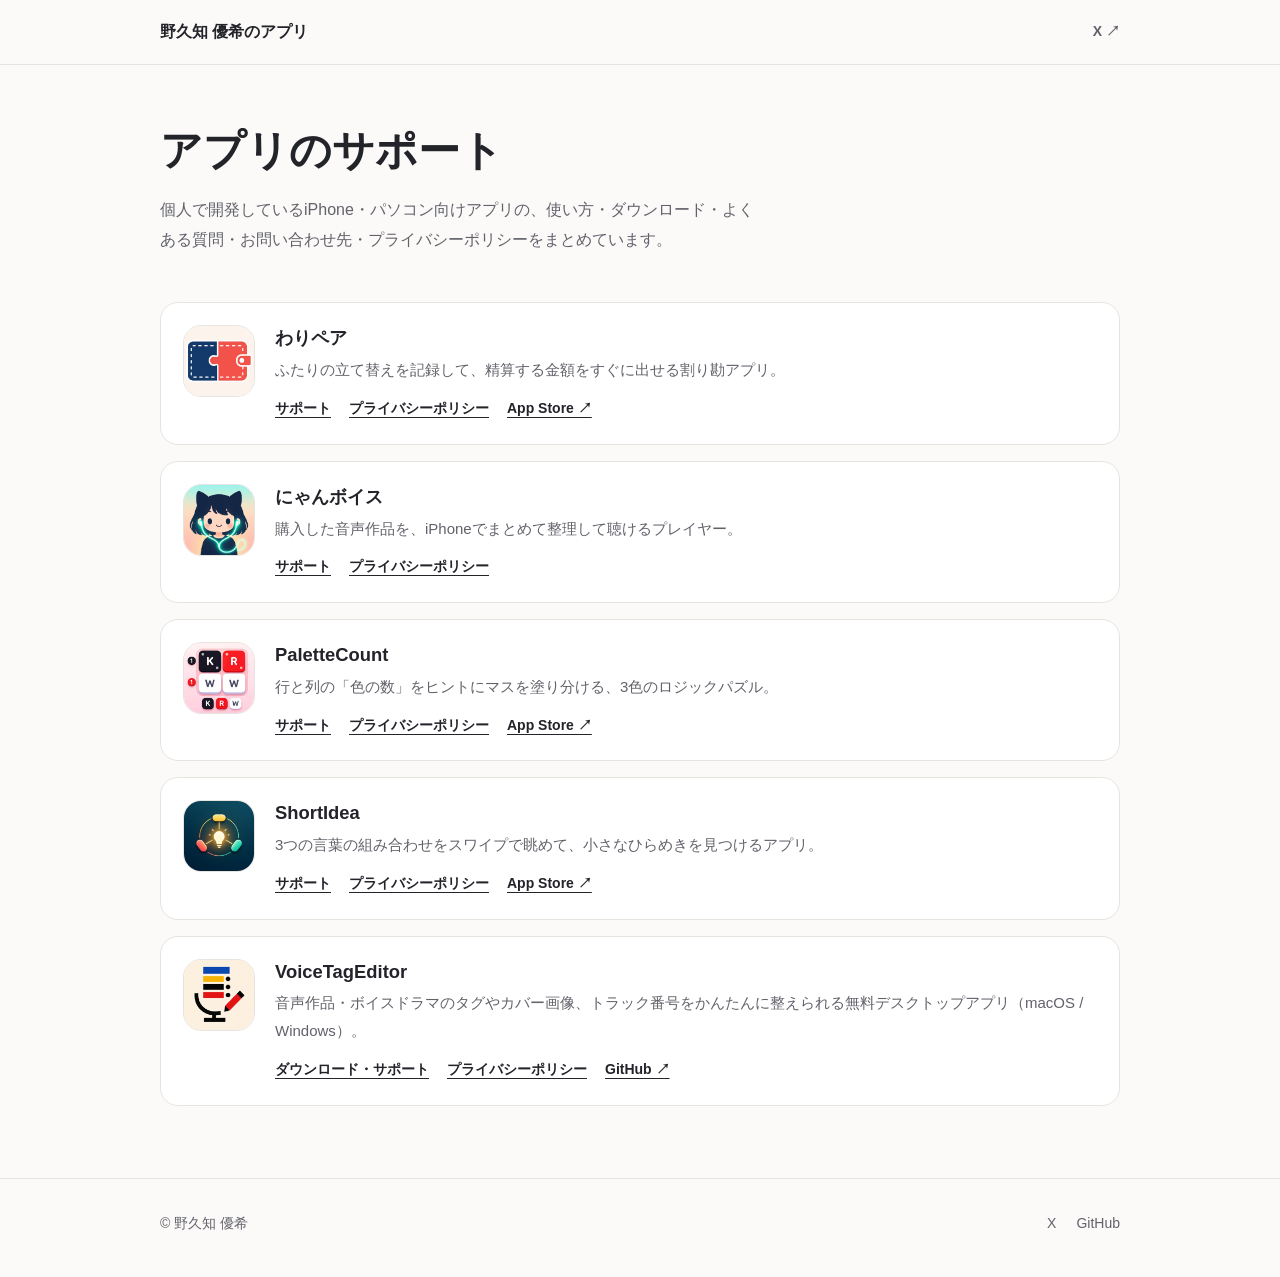
<file: index.html>
<!DOCTYPE html>
<html lang="ja">
  <head>
    <meta charset="UTF-8" />
    <meta name="viewport" content="width=device-width, initial-scale=1.0" />
    <title>野久知 優希のアプリ</title>
    <meta name="description" content="個人開発者 野久知 優希のアプリのサポートページ、ダウンロード、プライバシーポリシーです。" />
    <link rel="stylesheet" href="assets/site.css" />
  </head>
  <body>
    <header class="site-header">
      <div class="container header-inner">
        <a class="brand" href="./"><span>野久知 優希のアプリ</span></a>
        <a class="header-link" href="https://x.com/coder_yuuki" target="_blank" rel="noopener noreferrer">X ↗</a>
      </div>
    </header>

    <main class="container">
      <section class="home-hero">
        <h1>アプリのサポート</h1>
        <p>個人で開発しているiPhone・パソコン向けアプリの、使い方・ダウンロード・よくある質問・お問い合わせ先・プライバシーポリシーをまとめています。</p>
      </section>

      <div class="app-list">
        <article class="app-card">
          <img src="assets/img/waripair-icon.png" alt="" width="72" height="72" />
          <h2>わりペア</h2>
          <p>ふたりの立て替えを記録して、精算する金額をすぐに出せる割り勘アプリ。</p>
          <div class="links">
            <a href="waripair/">サポート</a>
            <a href="waripair/privacy.html">プライバシーポリシー</a>
            <a href="https://apps.apple.com/jp/app/id6757074358" target="_blank" rel="noopener noreferrer">App Store ↗</a>
          </div>
        </article>

        <article class="app-card">
          <img src="assets/img/nyanvoice-icon.webp" alt="" width="72" height="72" />
          <h2>にゃんボイス</h2>
          <p>購入した音声作品を、iPhoneでまとめて整理して聴けるプレイヤー。</p>
          <div class="links">
            <a href="https://nyanvoice.com/">サポート</a>
            <a href="https://nyanvoice.com/privacy.html">プライバシーポリシー</a>
          </div>
        </article>

        <article class="app-card">
          <img src="assets/img/palettecount-icon.png" alt="" width="72" height="72" />
          <h2>PaletteCount</h2>
          <p>行と列の「色の数」をヒントにマスを塗り分ける、3色のロジックパズル。</p>
          <div class="links">
            <a href="palettecount/">サポート</a>
            <a href="palettecount/privacy.html">プライバシーポリシー</a>
            <a href="https://apps.apple.com/jp/app/id6758455430" target="_blank" rel="noopener noreferrer">App Store ↗</a>
          </div>
        </article>

        <article class="app-card">
          <img src="assets/img/shortidea-icon.png" alt="" width="72" height="72" />
          <h2>ShortIdea</h2>
          <p>3つの言葉の組み合わせをスワイプで眺めて、小さなひらめきを見つけるアプリ。</p>
          <div class="links">
            <a href="shortidea/">サポート</a>
            <a href="shortidea/privacy.html">プライバシーポリシー</a>
            <a href="https://apps.apple.com/jp/app/id6763704230" target="_blank" rel="noopener noreferrer">App Store ↗</a>
          </div>
        </article>

        <article class="app-card">
          <img src="assets/img/voicetageditor-icon.png" alt="" width="72" height="72" />
          <h2>VoiceTagEditor</h2>
          <p>音声作品・ボイスドラマのタグやカバー画像、トラック番号をかんたんに整えられる無料デスクトップアプリ（macOS / Windows）。</p>
          <div class="links">
            <a href="voicetageditor/">ダウンロード・サポート</a>
            <a href="voicetageditor/privacy.html">プライバシーポリシー</a>
            <a href="https://github.com/coder-yuuki/VoiceTagEditor" target="_blank" rel="noopener noreferrer">GitHub ↗</a>
          </div>
        </article>
      </div>
    </main>

    <footer class="site-footer">
      <div class="container footer-inner">
        <p>© 野久知 優希</p>
        <nav class="footer-links" aria-label="関連リンク">
          <a href="https://x.com/coder_yuuki" target="_blank" rel="noopener noreferrer">X</a>
          <a href="https://github.com/coder-yuuki" target="_blank" rel="noopener noreferrer">GitHub</a>
        </nav>
      </div>
    </footer>
  </body>
</html>
</file>
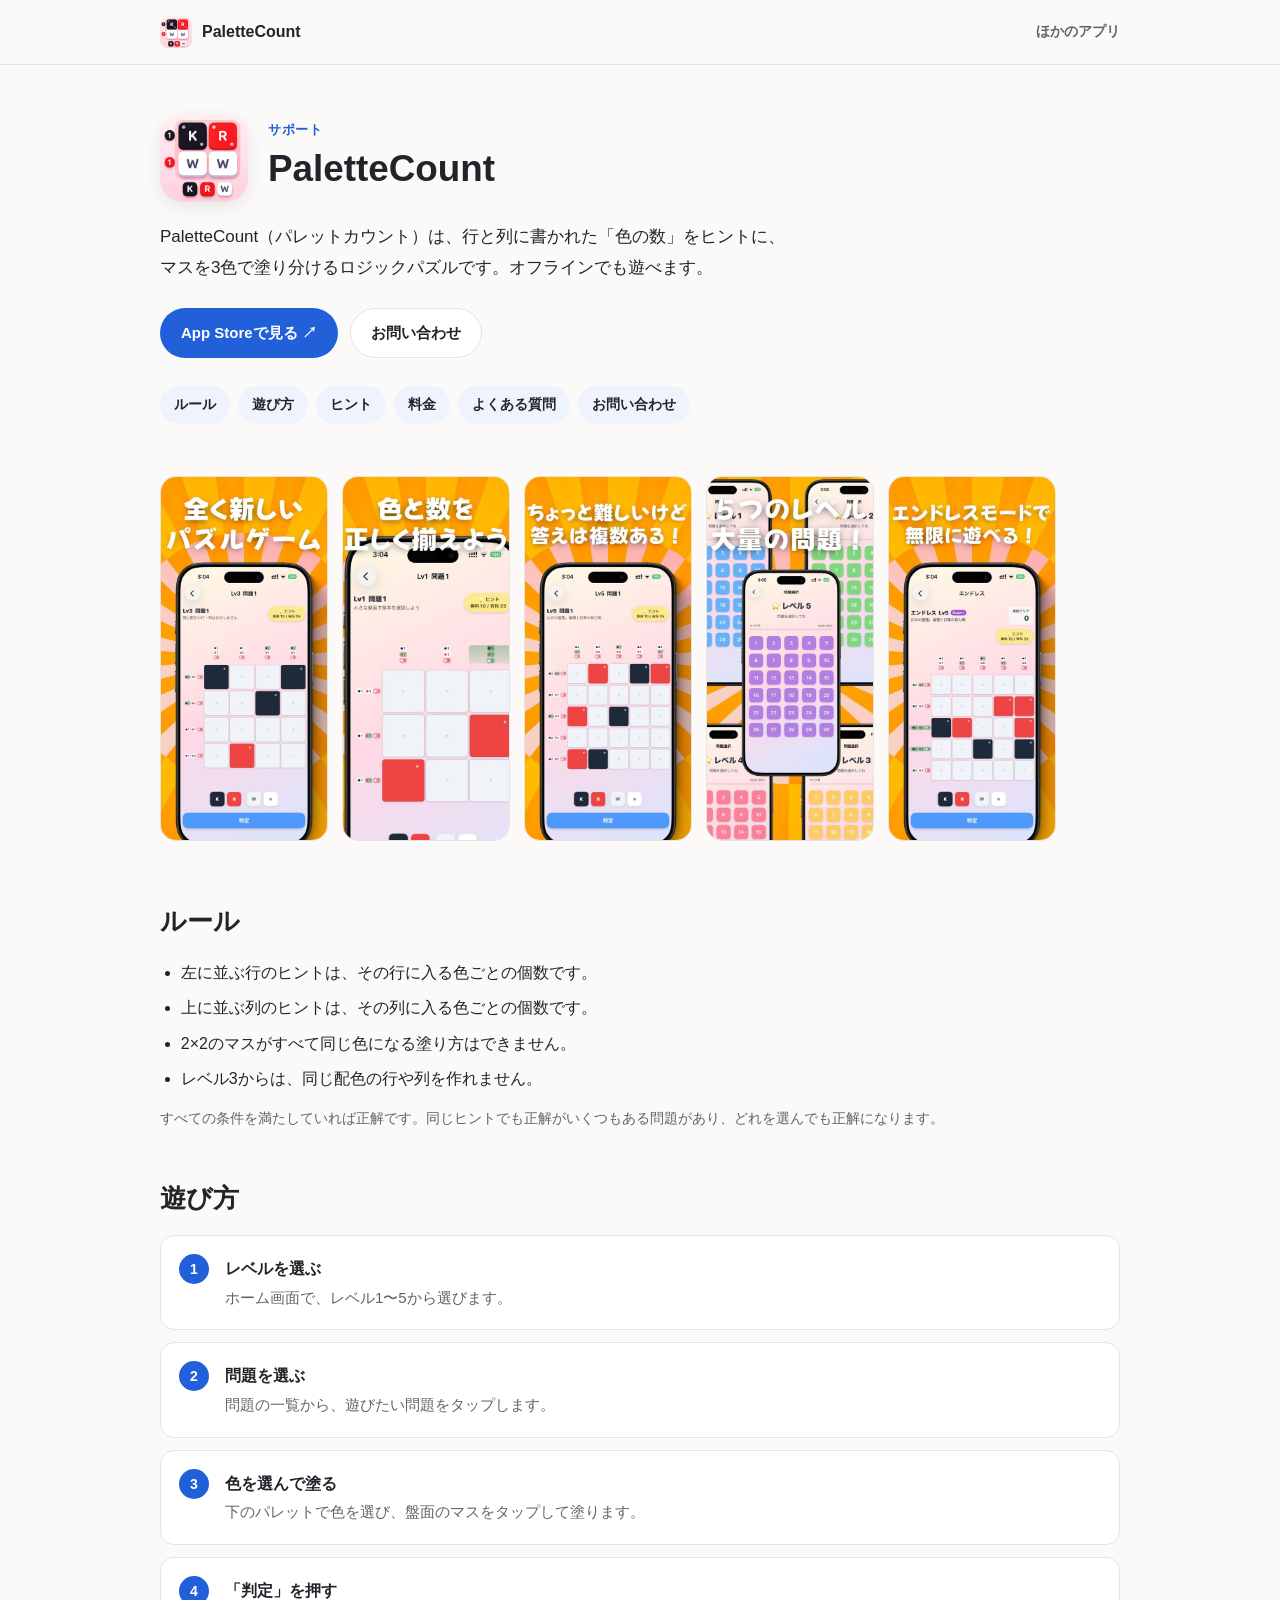
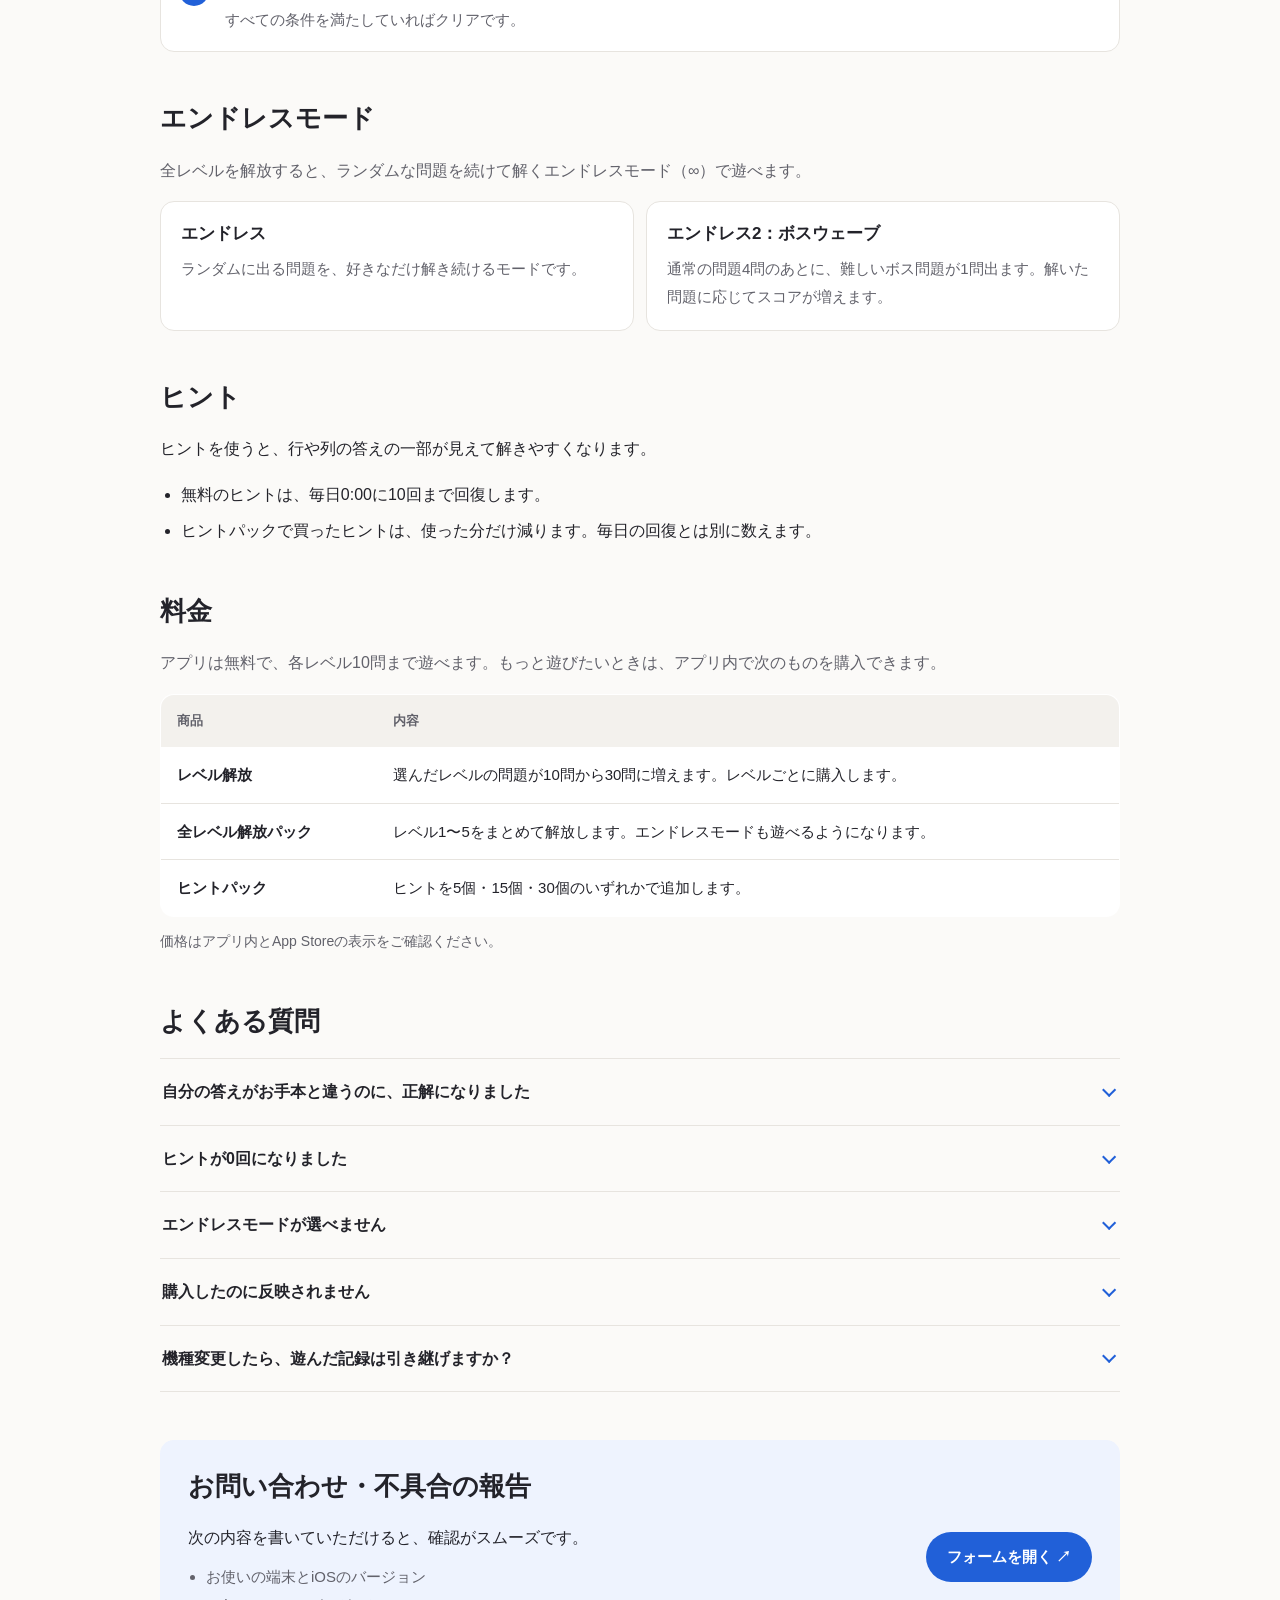
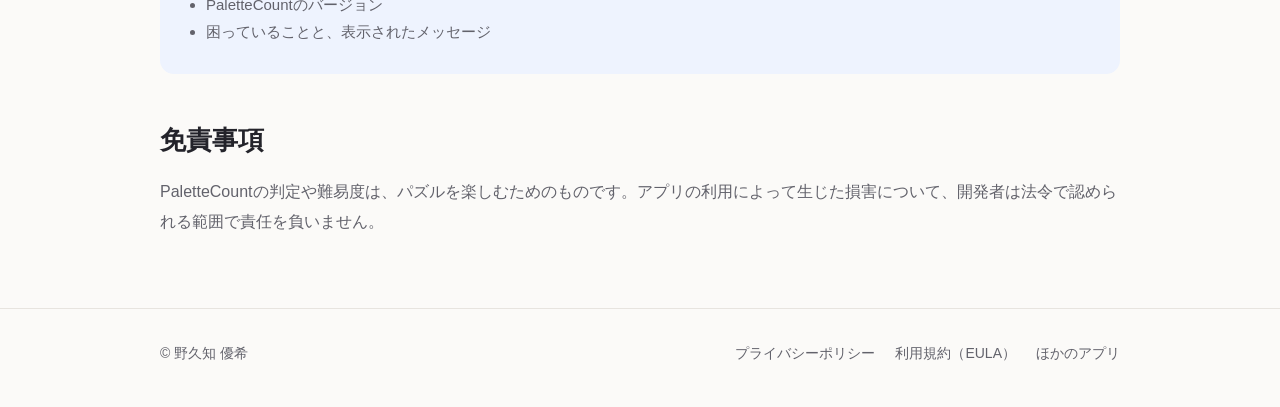
<file: palettecount/index.html>
<!DOCTYPE html>
<html lang="ja">
  <head>
    <meta charset="UTF-8" />
    <meta name="viewport" content="width=device-width, initial-scale=1.0" />
    <title>PaletteCount サポート</title>
    <meta name="description" content="カラーロジックパズル「PaletteCount（パレットカウント）」の遊び方、よくある質問、お問い合わせ先です。" />
    <meta name="theme-color" content="#2160d8" />
    <link rel="icon" href="../assets/img/palettecount-favicon.png" />
    <link rel="apple-touch-icon" href="../assets/img/palettecount-icon.png" />
    <link rel="stylesheet" href="../assets/site.css" />
  </head>
  <body data-app="palettecount">
    <header class="site-header">
      <div class="container header-inner">
        <a class="brand" href="./"><img src="../assets/img/palettecount-icon.png" alt="" width="32" height="32" /><span>PaletteCount</span></a>
        <a class="header-link" href="../">ほかのアプリ</a>
      </div>
    </header>

    <main class="container">
      <section class="app-hero">
        <div class="app-hero-top">
          <img class="app-icon" src="../assets/img/palettecount-icon.png" alt="PaletteCountのアイコン" width="88" height="88" />
          <div>
            <p class="kicker">サポート</p>
            <h1>PaletteCount</h1>
          </div>
        </div>
        <p class="lead">PaletteCount（パレットカウント）は、行と列に書かれた「色の数」をヒントに、マスを3色で塗り分けるロジックパズルです。オフラインでも遊べます。</p>
        <div class="button-row">
          <a class="button primary" href="https://apps.apple.com/jp/app/id6758455430" target="_blank" rel="noopener noreferrer">App Storeで見る ↗</a>
          <a class="button ghost" href="#contact">お問い合わせ</a>
        </div>
        <ul class="page-nav" aria-label="このページの内容">
          <li><a href="#rules">ルール</a></li>
          <li><a href="#how-to">遊び方</a></li>
          <li><a href="#hints">ヒント</a></li>
          <li><a href="#plan">料金</a></li>
          <li><a href="#faq">よくある質問</a></li>
          <li><a href="#contact">お問い合わせ</a></li>
        </ul>
      </section>

      <div class="gallery" aria-label="アプリの画面">
        <img src="../assets/img/palettecount-shot1.jpg" alt="レベル3の問題を解いている画面" width="480" height="1043" />
        <img src="../assets/img/palettecount-shot2.jpg" alt="行と列のヒントが並ぶレベル1の盤面" width="480" height="1043" loading="lazy" />
        <img src="../assets/img/palettecount-shot3.jpg" alt="レベル5の盤面" width="480" height="1043" loading="lazy" />
        <img src="../assets/img/palettecount-shot4.jpg" alt="レベルごとの問題選択画面" width="480" height="1043" loading="lazy" />
        <img src="../assets/img/palettecount-shot5.jpg" alt="エンドレスモードの画面" width="480" height="1043" loading="lazy" />
      </div>

      <section id="rules" class="section">
        <h2>ルール</h2>
        <ul class="check-list">
          <li>左に並ぶ行のヒントは、その行に入る色ごとの個数です。</li>
          <li>上に並ぶ列のヒントは、その列に入る色ごとの個数です。</li>
          <li>2×2のマスがすべて同じ色になる塗り方はできません。</li>
          <li>レベル3からは、同じ配色の行や列を作れません。</li>
        </ul>
        <p class="note">すべての条件を満たしていれば正解です。同じヒントでも正解がいくつもある問題があり、どれを選んでも正解になります。</p>
      </section>

      <section id="how-to" class="section">
        <h2>遊び方</h2>
        <ol class="steps">
          <li><strong>レベルを選ぶ</strong><p>ホーム画面で、レベル1〜5から選びます。</p></li>
          <li><strong>問題を選ぶ</strong><p>問題の一覧から、遊びたい問題をタップします。</p></li>
          <li><strong>色を選んで塗る</strong><p>下のパレットで色を選び、盤面のマスをタップして塗ります。</p></li>
          <li><strong>「判定」を押す</strong><p>すべての条件を満たしていればクリアです。</p></li>
        </ol>
      </section>

      <section class="section">
        <h2>エンドレスモード</h2>
        <p class="muted">全レベルを解放すると、ランダムな問題を続けて解くエンドレスモード（∞）で遊べます。</p>
        <div class="feature-grid spaced">
          <div class="card"><h3>エンドレス</h3><p>ランダムに出る問題を、好きなだけ解き続けるモードです。</p></div>
          <div class="card"><h3>エンドレス2：ボスウェーブ</h3><p>通常の問題4問のあとに、難しいボス問題が1問出ます。解いた問題に応じてスコアが増えます。</p></div>
        </div>
      </section>

      <section id="hints" class="section">
        <h2>ヒント</h2>
        <p>ヒントを使うと、行や列の答えの一部が見えて解きやすくなります。</p>
        <ul class="check-list spaced">
          <li>無料のヒントは、毎日0:00に10回まで回復します。</li>
          <li>ヒントパックで買ったヒントは、使った分だけ減ります。毎日の回復とは別に数えます。</li>
        </ul>
      </section>

      <section id="plan" class="section">
        <h2>料金</h2>
        <p class="muted">アプリは無料で、各レベル10問まで遊べます。もっと遊びたいときは、アプリ内で次のものを購入できます。</p>
        <div class="table-wrap spaced">
          <table class="plan-table">
            <thead><tr><th scope="col">商品</th><th scope="col">内容</th></tr></thead>
            <tbody>
              <tr><th scope="row">レベル解放</th><td>選んだレベルの問題が10問から30問に増えます。レベルごとに購入します。</td></tr>
              <tr><th scope="row">全レベル解放パック</th><td>レベル1〜5をまとめて解放します。エンドレスモードも遊べるようになります。</td></tr>
              <tr><th scope="row">ヒントパック</th><td>ヒントを5個・15個・30個のいずれかで追加します。</td></tr>
            </tbody>
          </table>
        </div>
        <p class="note">価格はアプリ内とApp Storeの表示をご確認ください。</p>
      </section>

      <section id="faq" class="section">
        <h2>よくある質問</h2>
        <div class="faq">
          <details>
            <summary>自分の答えがお手本と違うのに、正解になりました</summary>
            <div class="answer"><p>PaletteCountの問題は、条件を満たしていれば答えがいくつあっても正解です。</p></div>
          </details>
          <details>
            <summary>ヒントが0回になりました</summary>
            <div class="answer"><p>無料のヒントは毎日0:00に10回まで回復します。すぐに使いたいときは、ヒントパックで追加できます。</p></div>
          </details>
          <details>
            <summary>エンドレスモードが選べません</summary>
            <div class="answer"><p>エンドレスモードは、全レベルを解放すると遊べるようになります。</p></div>
          </details>
          <details>
            <summary>購入したのに反映されません</summary>
            <div class="answer"><p>設定画面の「購入を復元」をお試しください。購入したときと同じApple IDでApp Storeにサインインしているかもご確認ください。</p></div>
          </details>
          <details>
            <summary>機種変更したら、遊んだ記録は引き継げますか？</summary>
            <div class="answer"><p>遊んだ記録は端末の中に保存しているため、新しい端末への引き継ぎは保証できません。購入したレベル解放は「購入を復元」で戻せます。使い切りのヒントは、復元の対象になりません。</p></div>
          </details>
        </div>
      </section>

      <section id="contact" class="section">
        <h2 class="sr-only">お問い合わせ</h2>
        <div class="contact-card">
          <div>
            <h3 class="section-title">お問い合わせ・不具合の報告</h3>
            <p>次の内容を書いていただけると、確認がスムーズです。</p>
            <ul>
              <li>お使いの端末とiOSのバージョン</li>
              <li>PaletteCountのバージョン</li>
              <li>困っていることと、表示されたメッセージ</li>
            </ul>
          </div>
          <a class="button primary" href="https://forms.gle/LyKHq4c7uy61fU118" target="_blank" rel="noopener noreferrer">フォームを開く ↗</a>
        </div>
      </section>

      <section class="section">
        <h2>免責事項</h2>
        <p class="muted">PaletteCountの判定や難易度は、パズルを楽しむためのものです。アプリの利用によって生じた損害について、開発者は法令で認められる範囲で責任を負いません。</p>
      </section>
    </main>

    <footer class="site-footer">
      <div class="container footer-inner">
        <p>© 野久知 優希</p>
        <nav class="footer-links" aria-label="規約とポリシー">
          <a href="privacy.html">プライバシーポリシー</a>
          <a href="https://www.apple.com/legal/internet-services/itunes/dev/stdeula/" target="_blank" rel="noopener noreferrer">利用規約（EULA）</a>
          <a href="../">ほかのアプリ</a>
        </nav>
      </div>
    </footer>
  </body>
</html>
</file>
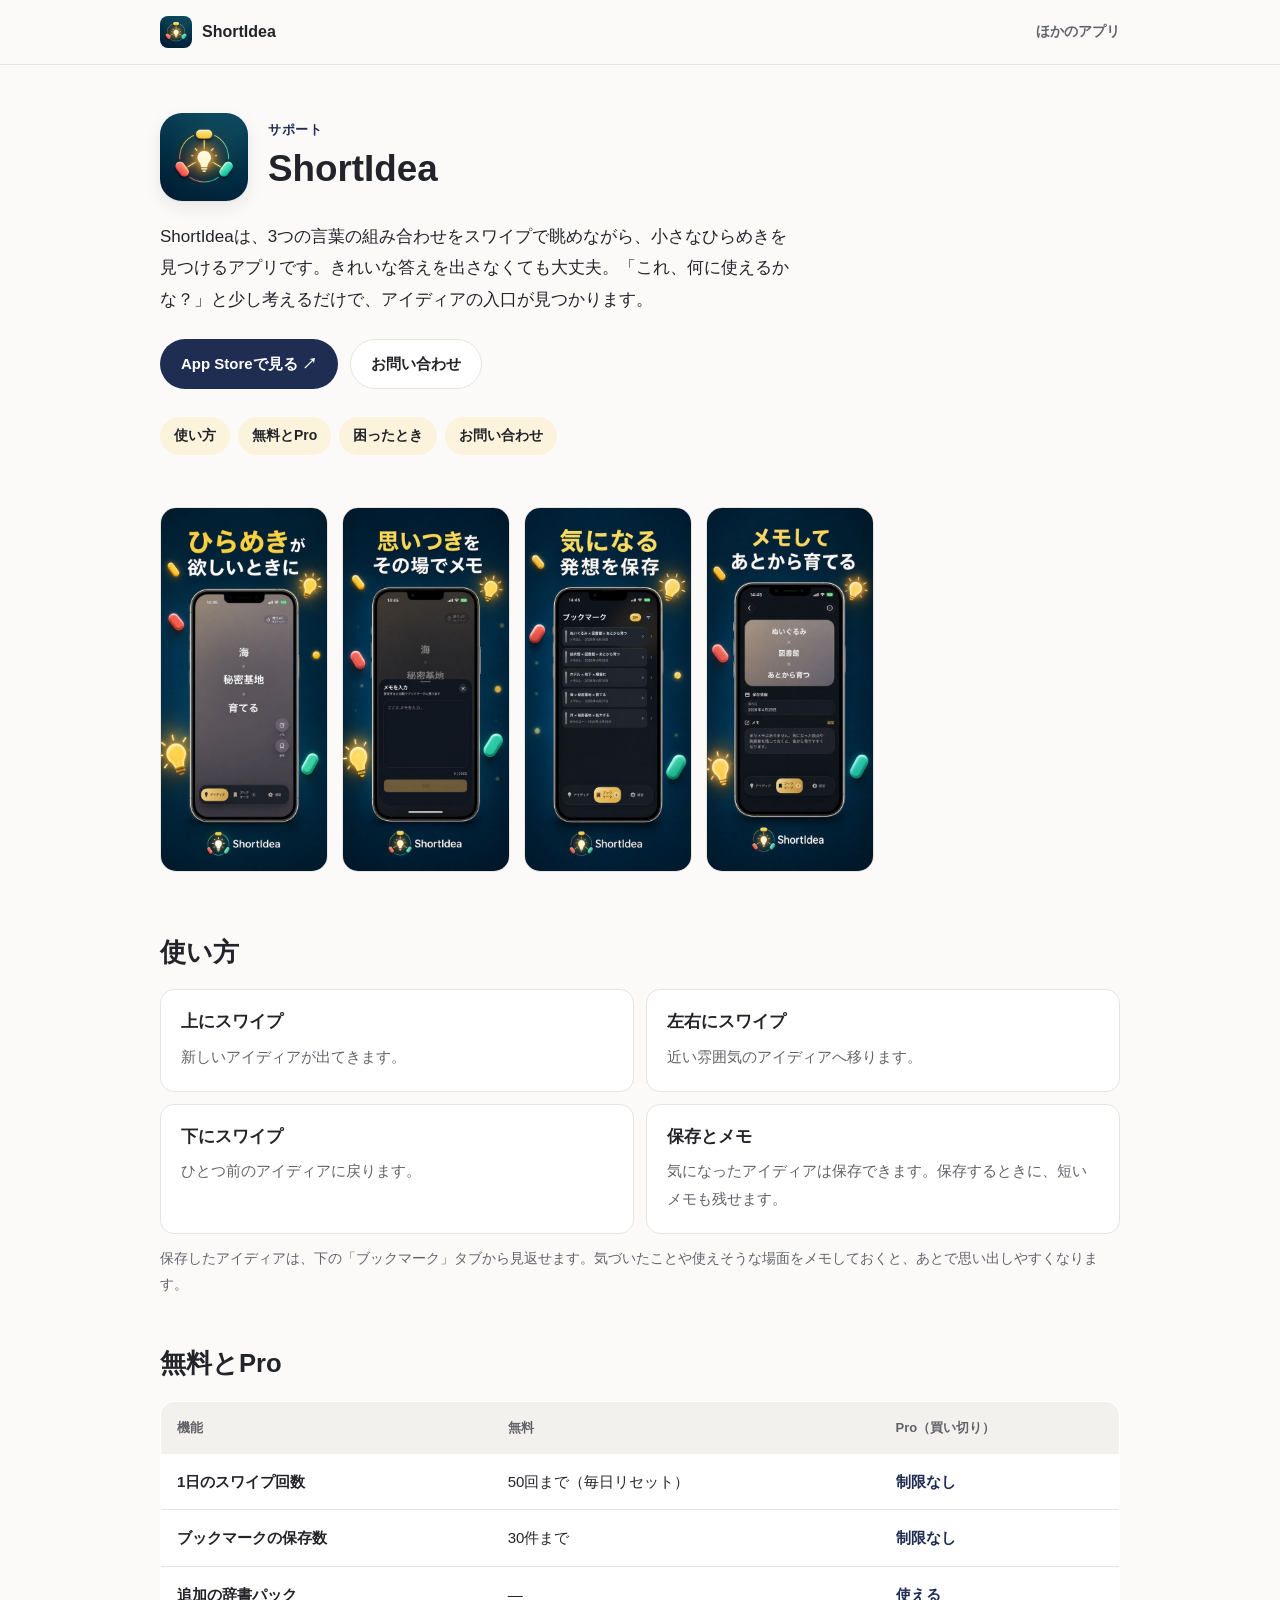
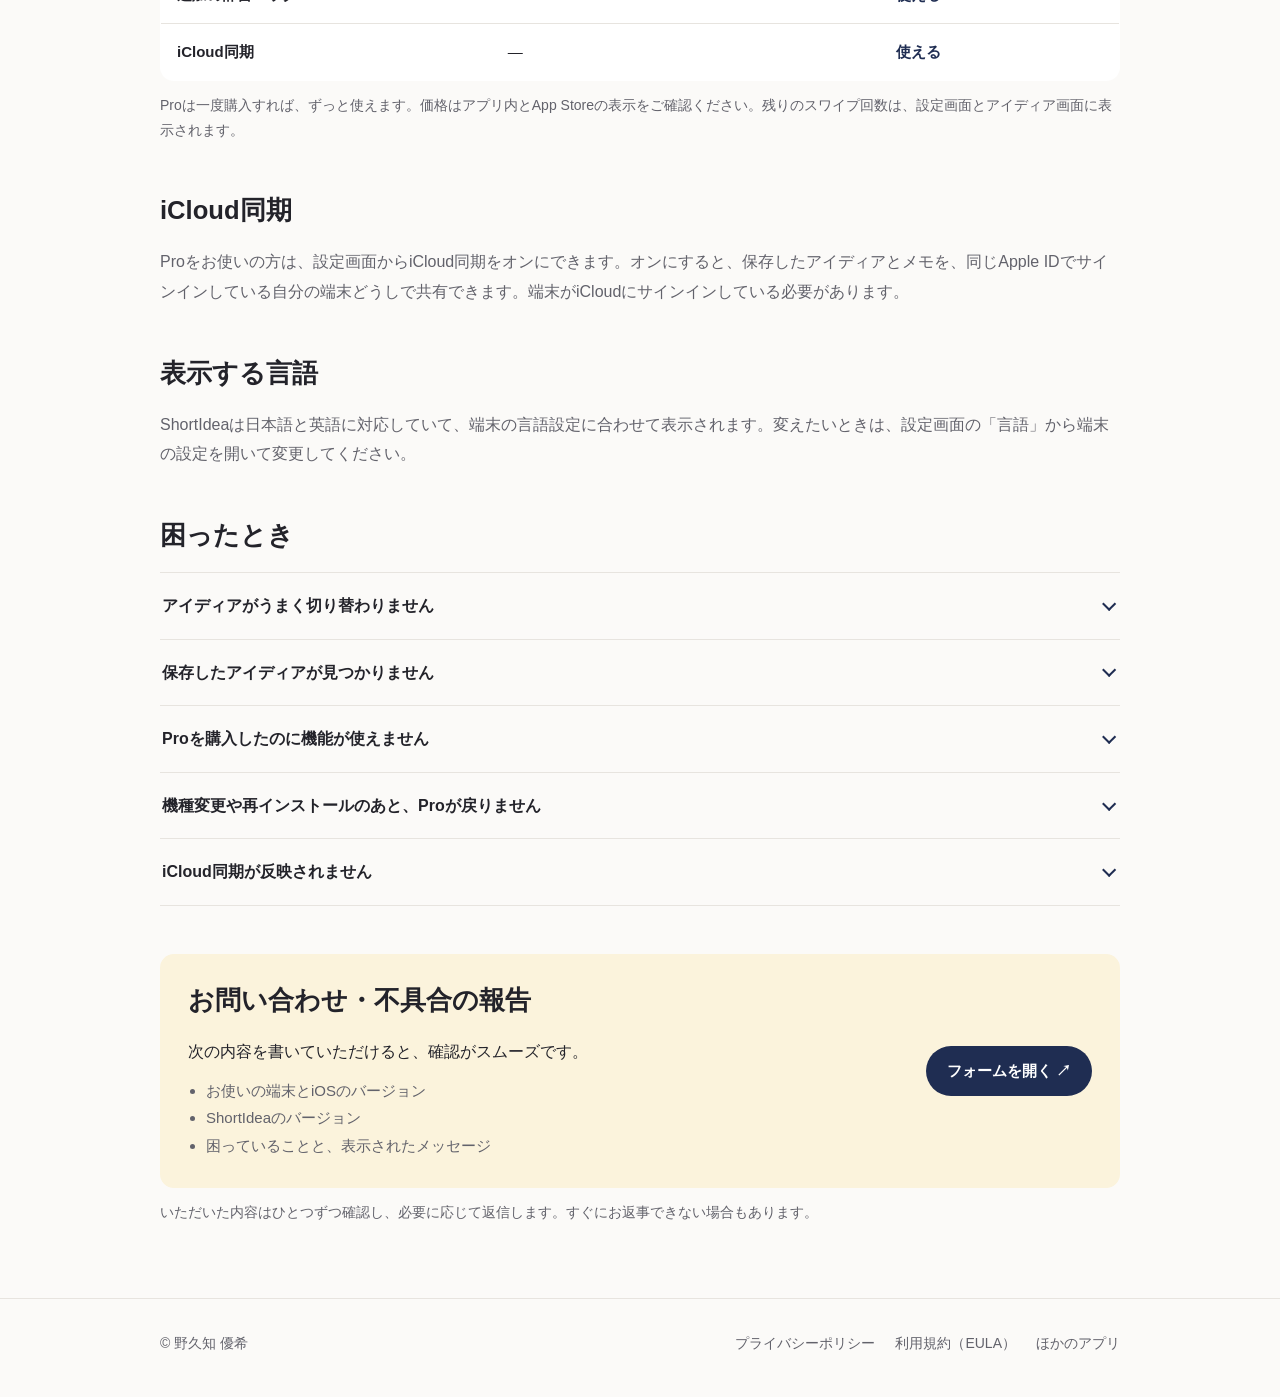
<file: shortidea/index.html>
<!DOCTYPE html>
<html lang="ja">
  <head>
    <meta charset="UTF-8" />
    <meta name="viewport" content="width=device-width, initial-scale=1.0" />
    <title>ShortIdea サポート</title>
    <meta name="description" content="発想アプリ「ShortIdea」の使い方、よくある質問、お問い合わせ先です。" />
    <meta name="theme-color" content="#1f2d52" />
    <link rel="icon" href="../assets/img/shortidea-favicon.png" />
    <link rel="apple-touch-icon" href="../assets/img/shortidea-icon.png" />
    <link rel="stylesheet" href="../assets/site.css" />
  </head>
  <body data-app="shortidea">
    <header class="site-header">
      <div class="container header-inner">
        <a class="brand" href="./"><img src="../assets/img/shortidea-icon.png" alt="" width="32" height="32" /><span>ShortIdea</span></a>
        <a class="header-link" href="../">ほかのアプリ</a>
      </div>
    </header>

    <main class="container">
      <section class="app-hero">
        <div class="app-hero-top">
          <img class="app-icon" src="../assets/img/shortidea-icon.png" alt="ShortIdeaのアイコン" width="88" height="88" />
          <div>
            <p class="kicker">サポート</p>
            <h1>ShortIdea</h1>
          </div>
        </div>
        <p class="lead">ShortIdeaは、3つの言葉の組み合わせをスワイプで眺めながら、小さなひらめきを見つけるアプリです。きれいな答えを出さなくても大丈夫。「これ、何に使えるかな？」と少し考えるだけで、アイディアの入口が見つかります。</p>
        <div class="button-row">
          <a class="button primary" href="https://apps.apple.com/jp/app/id6763704230" target="_blank" rel="noopener noreferrer">App Storeで見る ↗</a>
          <a class="button ghost" href="#contact">お問い合わせ</a>
        </div>
        <ul class="page-nav" aria-label="このページの内容">
          <li><a href="#how-to">使い方</a></li>
          <li><a href="#plan">無料とPro</a></li>
          <li><a href="#faq">困ったとき</a></li>
          <li><a href="#contact">お問い合わせ</a></li>
        </ul>
      </section>

      <div class="gallery" aria-label="アプリの画面">
        <img src="../assets/img/shortidea-shot1.jpg" alt="「海 × 秘密基地 × 育てる」と3つの言葉が並ぶアイディア画面" width="480" height="1043" />
        <img src="../assets/img/shortidea-shot2.jpg" alt="アイディアにメモを入力する画面" width="480" height="1043" loading="lazy" />
        <img src="../assets/img/shortidea-shot3.jpg" alt="保存したアイディアが並ぶブックマーク画面" width="480" height="1043" loading="lazy" />
        <img src="../assets/img/shortidea-shot4.jpg" alt="アイディアとメモを見返す画面" width="480" height="1043" loading="lazy" />
      </div>

      <section id="how-to" class="section">
        <h2>使い方</h2>
        <div class="feature-grid">
          <div class="card"><h3>上にスワイプ</h3><p>新しいアイディアが出てきます。</p></div>
          <div class="card"><h3>左右にスワイプ</h3><p>近い雰囲気のアイディアへ移ります。</p></div>
          <div class="card"><h3>下にスワイプ</h3><p>ひとつ前のアイディアに戻ります。</p></div>
          <div class="card"><h3>保存とメモ</h3><p>気になったアイディアは保存できます。保存するときに、短いメモも残せます。</p></div>
        </div>
        <p class="note">保存したアイディアは、下の「ブックマーク」タブから見返せます。気づいたことや使えそうな場面をメモしておくと、あとで思い出しやすくなります。</p>
      </section>

      <section id="plan" class="section">
        <h2>無料とPro</h2>
        <div class="table-wrap">
          <table class="plan-table">
            <thead><tr><th scope="col">機能</th><th scope="col">無料</th><th scope="col">Pro（買い切り）</th></tr></thead>
            <tbody>
              <tr><th scope="row">1日のスワイプ回数</th><td>50回まで（毎日リセット）</td><td class="yes">制限なし</td></tr>
              <tr><th scope="row">ブックマークの保存数</th><td>30件まで</td><td class="yes">制限なし</td></tr>
              <tr><th scope="row">追加の辞書パック</th><td>—</td><td class="yes">使える</td></tr>
              <tr><th scope="row">iCloud同期</th><td>—</td><td class="yes">使える</td></tr>
            </tbody>
          </table>
        </div>
        <p class="note">Proは一度購入すれば、ずっと使えます。価格はアプリ内とApp Storeの表示をご確認ください。残りのスワイプ回数は、設定画面とアイディア画面に表示されます。</p>
      </section>

      <section class="section">
        <h2>iCloud同期</h2>
        <p class="muted">Proをお使いの方は、設定画面からiCloud同期をオンにできます。オンにすると、保存したアイディアとメモを、同じApple IDでサインインしている自分の端末どうしで共有できます。端末がiCloudにサインインしている必要があります。</p>
      </section>

      <section class="section">
        <h2>表示する言語</h2>
        <p class="muted">ShortIdeaは日本語と英語に対応していて、端末の言語設定に合わせて表示されます。変えたいときは、設定画面の「言語」から端末の設定を開いて変更してください。</p>
      </section>

      <section id="faq" class="section">
        <h2>困ったとき</h2>
        <div class="faq">
          <details>
            <summary>アイディアがうまく切り替わりません</summary>
            <div class="answer"><p>アプリを一度閉じて、もう一度開いてみてください。端末の空き容量が少ないときや動作が重いときも、スワイプの反応がゆっくりになることがあります。</p></div>
          </details>
          <details>
            <summary>保存したアイディアが見つかりません</summary>
            <div class="answer"><p>下の「ブックマーク」タブをご確認ください。メモを残したアイディアも、自動でブックマークに入ります。</p></div>
          </details>
          <details>
            <summary>Proを購入したのに機能が使えません</summary>
            <div class="answer"><p>設定画面の「購入を復元」をお試しください。それでも反映されないときは、購入したときと同じApple IDでApp Storeにサインインしているかをご確認ください。</p></div>
          </details>
          <details>
            <summary>機種変更や再インストールのあと、Proが戻りません</summary>
            <div class="answer"><p>設定画面の「購入を復元」をお試しください。うまくいかないときは、通信できる場所で、少し時間をおいてからもう一度お試しください。</p></div>
          </details>
          <details>
            <summary>iCloud同期が反映されません</summary>
            <div class="answer"><p>iCloud同期がオンになっているか、端末がiCloudにサインインしているかをご確認ください。反映まで少し時間がかかることがあります。</p></div>
          </details>
        </div>
      </section>

      <section id="contact" class="section">
        <h2 class="sr-only">お問い合わせ</h2>
        <div class="contact-card">
          <div>
            <h3 class="section-title">お問い合わせ・不具合の報告</h3>
            <p>次の内容を書いていただけると、確認がスムーズです。</p>
            <ul>
              <li>お使いの端末とiOSのバージョン</li>
              <li>ShortIdeaのバージョン</li>
              <li>困っていることと、表示されたメッセージ</li>
            </ul>
          </div>
          <a class="button primary" href="https://forms.gle/4wYoUXfcrgvuvR8g8" target="_blank" rel="noopener noreferrer">フォームを開く ↗</a>
        </div>
        <p class="note">いただいた内容はひとつずつ確認し、必要に応じて返信します。すぐにお返事できない場合もあります。</p>
      </section>
    </main>

    <footer class="site-footer">
      <div class="container footer-inner">
        <p>© 野久知 優希</p>
        <nav class="footer-links" aria-label="規約とポリシー">
          <a href="privacy.html">プライバシーポリシー</a>
          <a href="https://www.apple.com/legal/internet-services/itunes/dev/stdeula/" target="_blank" rel="noopener noreferrer">利用規約（EULA）</a>
          <a href="../">ほかのアプリ</a>
        </nav>
      </div>
    </footer>
  </body>
</html>
</file>
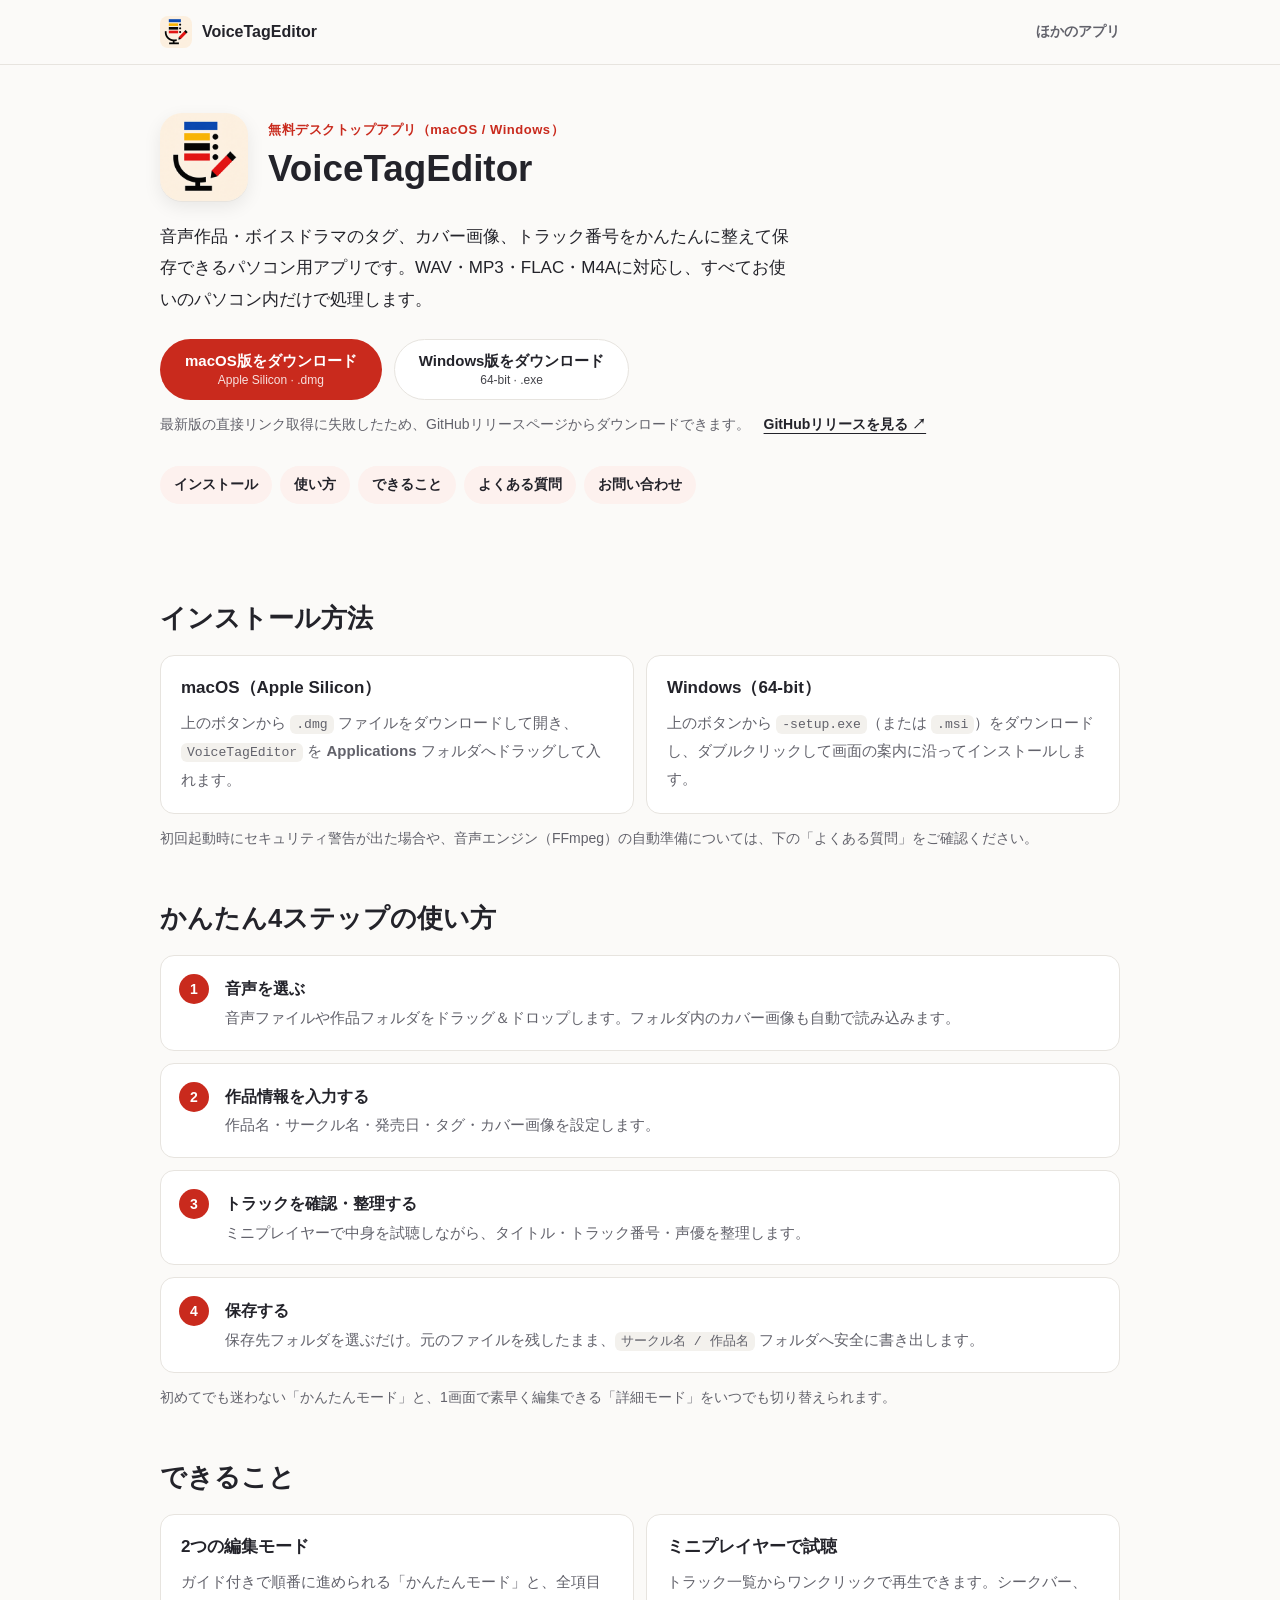
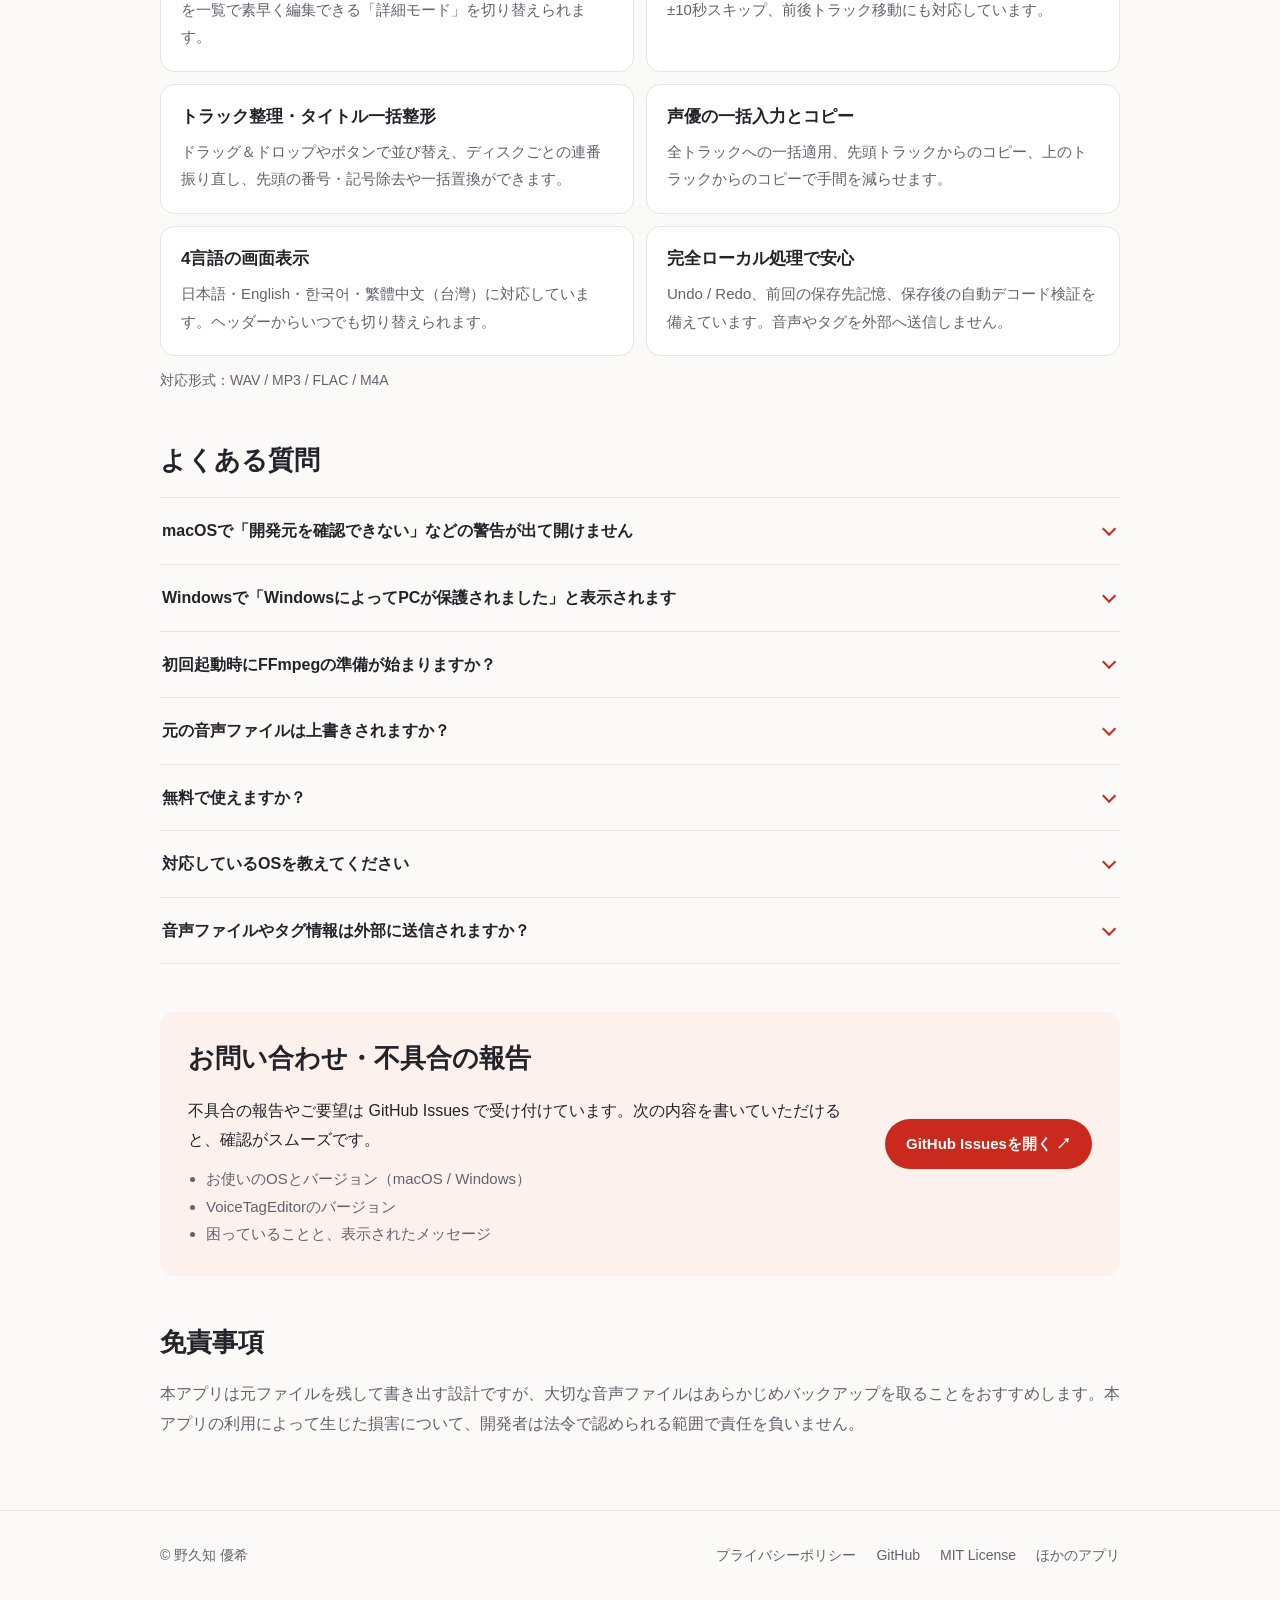
<file: voicetageditor/index.html>
<!DOCTYPE html>
<html lang="ja">
  <head>
    <meta charset="UTF-8" />
    <meta name="viewport" content="width=device-width, initial-scale=1.0" />
    <title>VoiceTagEditor ダウンロード・サポート</title>
    <meta name="description" content="音声作品・ボイスドラマのタグ、カバー画像、トラック番号をかんたんに整えられる無料デスクトップアプリ「VoiceTagEditor」のダウンロードとサポートページです。" />
    <meta name="theme-color" content="#c92a1d" />
    <link rel="icon" href="../assets/img/voicetageditor-favicon.png" />
    <link rel="apple-touch-icon" href="../assets/img/voicetageditor-icon.png" />
    <link rel="stylesheet" href="../assets/site.css" />
  </head>
  <body data-app="voicetageditor">
    <header class="site-header">
      <div class="container header-inner">
        <a class="brand" href="./"><img src="../assets/img/voicetageditor-icon.png" alt="" width="32" height="32" /><span>VoiceTagEditor</span></a>
        <a class="header-link" href="../">ほかのアプリ</a>
      </div>
    </header>

    <main class="container">
      <section class="app-hero">
        <div class="app-hero-top">
          <img class="app-icon" src="../assets/img/voicetageditor-icon.png" alt="VoiceTagEditorのアイコン" width="88" height="88" />
          <div>
            <p class="kicker">無料デスクトップアプリ（macOS / Windows）</p>
            <h1>VoiceTagEditor</h1>
          </div>
        </div>
        <p class="lead">音声作品・ボイスドラマのタグ、カバー画像、トラック番号をかんたんに整えて保存できるパソコン用アプリです。WAV・MP3・FLAC・M4Aに対応し、すべてお使いのパソコン内だけで処理します。</p>
        <div class="button-row" id="download-buttons">
          <a
            id="dl-mac"
            class="button primary download"
            href="https://github.com/coder-yuuki/VoiceTagEditor/releases/latest"
            data-asset-key="mac"
          >
            <span>macOS版をダウンロード</span>
            <span class="button-sub" data-size>Apple Silicon · .dmg</span>
          </a>
          <a
            id="dl-win"
            class="button ghost download"
            href="https://github.com/coder-yuuki/VoiceTagEditor/releases/latest"
            data-asset-key="winExe"
          >
            <span>Windows版をダウンロード</span>
            <span class="button-sub" data-size>64-bit · .exe</span>
          </a>
        </div>
        <div class="download-meta" id="download-meta">
          <span id="release-status">最新バージョンを確認しています…</span>
          <a
            id="dl-win-msi"
            href="https://github.com/coder-yuuki/VoiceTagEditor/releases/latest"
            data-asset-key="winMsi"
            hidden
          >Windows (.msi)</a>
          <a href="https://github.com/coder-yuuki/VoiceTagEditor/releases/latest" target="_blank" rel="noopener noreferrer">GitHubリリースを見る ↗</a>
        </div>
        <ul class="page-nav" aria-label="このページの内容">
          <li><a href="#install">インストール</a></li>
          <li><a href="#how-to">使い方</a></li>
          <li><a href="#features">できること</a></li>
          <li><a href="#faq">よくある質問</a></li>
          <li><a href="#contact">お問い合わせ</a></li>
        </ul>
      </section>

      <section id="install" class="section">
        <h2>インストール方法</h2>
        <div class="feature-grid">
          <div class="card">
            <h3>macOS（Apple Silicon）</h3>
            <p>上のボタンから <code class="code-inline">.dmg</code> ファイルをダウンロードして開き、<code class="code-inline">VoiceTagEditor</code> を <strong>Applications</strong> フォルダへドラッグして入れます。</p>
          </div>
          <div class="card">
            <h3>Windows（64-bit）</h3>
            <p>上のボタンから <code class="code-inline">-setup.exe</code>（または <code class="code-inline">.msi</code>）をダウンロードし、ダブルクリックして画面の案内に沿ってインストールします。</p>
          </div>
        </div>
        <p class="note">初回起動時にセキュリティ警告が出た場合や、音声エンジン（FFmpeg）の自動準備については、下の「よくある質問」をご確認ください。</p>
      </section>

      <section id="how-to" class="section">
        <h2>かんたん4ステップの使い方</h2>
        <ol class="steps">
          <li><strong>音声を選ぶ</strong><p>音声ファイルや作品フォルダをドラッグ＆ドロップします。フォルダ内のカバー画像も自動で読み込みます。</p></li>
          <li><strong>作品情報を入力する</strong><p>作品名・サークル名・発売日・タグ・カバー画像を設定します。</p></li>
          <li><strong>トラックを確認・整理する</strong><p>ミニプレイヤーで中身を試聴しながら、タイトル・トラック番号・声優を整理します。</p></li>
          <li><strong>保存する</strong><p>保存先フォルダを選ぶだけ。元のファイルを残したまま、<code class="code-inline">サークル名 / 作品名</code> フォルダへ安全に書き出します。</p></li>
        </ol>
        <p class="note">初めてでも迷わない「かんたんモード」と、1画面で素早く編集できる「詳細モード」をいつでも切り替えられます。</p>
      </section>

      <section id="features" class="section">
        <h2>できること</h2>
        <div class="feature-grid">
          <div class="card"><h3>2つの編集モード</h3><p>ガイド付きで順番に進められる「かんたんモード」と、全項目を一覧で素早く編集できる「詳細モード」を切り替えられます。</p></div>
          <div class="card"><h3>ミニプレイヤーで試聴</h3><p>トラック一覧からワンクリックで再生できます。シークバー、±10秒スキップ、前後トラック移動にも対応しています。</p></div>
          <div class="card"><h3>トラック整理・タイトル一括整形</h3><p>ドラッグ＆ドロップやボタンで並び替え、ディスクごとの連番振り直し、先頭の番号・記号除去や一括置換ができます。</p></div>
          <div class="card"><h3>声優の一括入力とコピー</h3><p>全トラックへの一括適用、先頭トラックからのコピー、上のトラックからのコピーで手間を減らせます。</p></div>
          <div class="card"><h3>4言語の画面表示</h3><p>日本語・English・한국어・繁體中文（台灣）に対応しています。ヘッダーからいつでも切り替えられます。</p></div>
          <div class="card"><h3>完全ローカル処理で安心</h3><p>Undo / Redo、前回の保存先記憶、保存後の自動デコード検証を備えています。音声やタグを外部へ送信しません。</p></div>
        </div>
        <p class="note">対応形式：WAV / MP3 / FLAC / M4A</p>
      </section>

      <section id="faq" class="section">
        <h2>よくある質問</h2>
        <div class="faq">
          <details>
            <summary>macOSで「開発元を確認できない」などの警告が出て開けません</summary>
            <div class="answer">
              <p>Finderの「アプリケーション」フォルダで <code class="code-inline">VoiceTagEditor</code> を右クリックし、「開く」を選んでください。表示されたダイアログでもう一度「開く」をクリックすると起動できます。</p>
              <p>それでも開けない場合は、ターミナルで次のコマンドを実行してください。</p>
              <pre class="code-block"><code>xattr -dr com.apple.quarantine /Applications/VoiceTagEditor.app</code></pre>
            </div>
          </details>
          <details>
            <summary>Windowsで「WindowsによってPCが保護されました」と表示されます</summary>
            <div class="answer"><p>警告画面の「詳細情報」をクリックし、続けて「実行」をクリックしてインストールを進めてください。</p></div>
          </details>
          <details>
            <summary>初回起動時にFFmpegの準備が始まりますか？</summary>
            <div class="answer">
              <p>VoiceTagEditorは音声の解析・保存にFFmpegを使用します（アプリ本体には同梱していません）。初回起動時にFFmpegが見つからない場合は、アプリが自動でダウンロードして準備します（初回のみ。macOS 約55MB / Windows 約115MB）。Homebrewやwingetなどの事前準備は不要です。</p>
              <p>保存先はアプリ専用のデータフォルダ（macOS：<code class="code-inline">~/Library/Application Support/com.noguchiyuuki.voicetageditor/ffmpeg/</code>、Windows：<code class="code-inline">%LOCALAPPDATA%\com.noguchiyuuki.voicetageditor\ffmpeg\</code>）で、システムの設定（PATHなど）は変更しません。</p>
              <p>ダウンロードするのはバージョン固定のビルド（FFmpeg 9.1：macOSは <a href="https://ffmpeg.martin-riedl.de/" target="_blank" rel="noopener noreferrer">ffmpeg.martin-riedl.de</a>、Windowsは <a href="https://www.gyan.dev/ffmpeg/builds/" target="_blank" rel="noopener noreferrer">gyan.dev</a>）で、SHA256で改ざんがないことを確認してから使います。</p>
              <p>すでにFFmpegがインストールされている場合はそちらをそのまま使います。なお、自動ダウンロード版はmacOS 12以降が必要です。古いmacOSやダウンロードに失敗した場合は、<a href="https://brew.sh/" target="_blank" rel="noopener noreferrer">Homebrew</a> / <code class="code-inline">winget</code> / <code class="code-inline">Chocolatey</code> / <code class="code-inline">Scoop</code> が使える環境ならそれを使ってインストールを試みます。</p>
              <p>FFmpegは <a href="https://ffmpeg.org/" target="_blank" rel="noopener noreferrer">FFmpegプロジェクト</a> のソフトウェアで、LGPL / GPLライセンスで配布されています。</p>
            </div>
          </details>
          <details>
            <summary>元の音声ファイルは上書きされますか？</summary>
            <div class="answer"><p>いいえ。元のファイルは残したまま、選んだ保存先フォルダに <code class="code-inline">サークル名 / 作品名</code> の構成で新しく書き出します。</p></div>
          </details>
          <details>
            <summary>無料で使えますか？</summary>
            <div class="answer"><p>はい。MITライセンスのオープンソースソフトとして無料で公開しています。</p></div>
          </details>
          <details>
            <summary>対応しているOSを教えてください</summary>
            <div class="answer"><p>配布しているビルドは、macOS（Apple Silicon）と Windows（64-bit）向けです。なお、FFmpegの自動ダウンロードは macOS 12 以降に対応しています。</p></div>
          </details>
          <details>
            <summary>音声ファイルやタグ情報は外部に送信されますか？</summary>
            <div class="answer"><p>送信されません。解析・編集・保存はすべてお使いのパソコン内だけで完結します。詳しくは<a href="privacy.html">プライバシーポリシー</a>をご覧ください。</p></div>
          </details>
        </div>
      </section>

      <section id="contact" class="section">
        <h2 class="sr-only">お問い合わせ</h2>
        <div class="contact-card">
          <div>
            <h3 class="section-title">お問い合わせ・不具合の報告</h3>
            <p>不具合の報告やご要望は GitHub Issues で受け付けています。次の内容を書いていただけると、確認がスムーズです。</p>
            <ul>
              <li>お使いのOSとバージョン（macOS / Windows）</li>
              <li>VoiceTagEditorのバージョン</li>
              <li>困っていることと、表示されたメッセージ</li>
            </ul>
          </div>
          <a class="button primary" href="https://github.com/coder-yuuki/VoiceTagEditor/issues" target="_blank" rel="noopener noreferrer">GitHub Issuesを開く ↗</a>
        </div>
      </section>

      <section class="section">
        <h2>免責事項</h2>
        <p class="muted">本アプリは元ファイルを残して書き出す設計ですが、大切な音声ファイルはあらかじめバックアップを取ることをおすすめします。本アプリの利用によって生じた損害について、開発者は法令で認められる範囲で責任を負いません。</p>
      </section>
    </main>

    <footer class="site-footer">
      <div class="container footer-inner">
        <p>© 野久知 優希</p>
        <nav class="footer-links" aria-label="関連リンク">
          <a href="privacy.html">プライバシーポリシー</a>
          <a href="https://github.com/coder-yuuki/VoiceTagEditor" target="_blank" rel="noopener noreferrer">GitHub</a>
          <a href="https://github.com/coder-yuuki/VoiceTagEditor/blob/main/LICENSE" target="_blank" rel="noopener noreferrer">MIT License</a>
          <a href="../">ほかのアプリ</a>
        </nav>
      </div>
    </footer>

    <script>
      (() => {
        const REPO = "coder-yuuki/VoiceTagEditor";
        const API_URL = `https://api.github.com/repos/${REPO}/releases/latest`;
        const RELEASES_URL = `https://github.com/${REPO}/releases/latest`;
        const CACHE_KEY = "vte_latest_release_v1";
        const CACHE_TTL_MS = 10 * 60 * 1000;

        const buttonsRow = document.getElementById("download-buttons");
        const macBtn = document.getElementById("dl-mac");
        const winBtn = document.getElementById("dl-win");
        const msiLink = document.getElementById("dl-win-msi");
        const statusEl = document.getElementById("release-status");

        const detectOS = () => {
          const platform = (navigator.userAgentData?.platform || navigator.platform || navigator.userAgent || "").toLowerCase();
          if (platform.includes("win")) return "windows";
          if (platform.includes("mac")) return "macos";
          return "other";
        };

        const prioritizeButtons = () => {
          const os = detectOS();
          if (os === "windows" && buttonsRow && winBtn && macBtn) {
            buttonsRow.insertBefore(winBtn, macBtn);
            winBtn.classList.remove("ghost");
            winBtn.classList.add("primary");
            macBtn.classList.remove("primary");
            macBtn.classList.add("ghost");
          }
        };

        const formatSize = (bytes) => {
          if (!Number.isFinite(bytes) || bytes <= 0) return "";
          return `${(bytes / (1024 * 1024)).toFixed(1)} MB`;
        };

        const parseRelease = (data) => {
          const assets = Array.isArray(data?.assets) ? data.assets : [];
          const pick = (predicate) => assets.find((a) => a && typeof a.name === "string" && predicate(a.name));
          const mac = pick((n) => n.endsWith(".dmg"));
          const winExe = pick((n) => n.endsWith("-setup.exe")) || pick((n) => n.endsWith(".exe"));
          const winMsi = pick((n) => n.endsWith(".msi"));
          return {
            tag: typeof data?.tag_name === "string" ? data.tag_name : "",
            mac: mac ? { url: mac.browser_download_url, size: mac.size, name: mac.name } : null,
            winExe: winExe ? { url: winExe.browser_download_url, size: winExe.size, name: winExe.name } : null,
            winMsi: winMsi ? { url: winMsi.browser_download_url, size: winMsi.size, name: winMsi.name } : null,
          };
        };

        const readCache = () => {
          try {
            const raw = sessionStorage.getItem(CACHE_KEY);
            if (!raw) return null;
            const parsed = JSON.parse(raw);
            if (!parsed || Date.now() - parsed.savedAt > CACHE_TTL_MS) return null;
            return parsed.release || null;
          } catch {
            return null;
          }
        };

        const writeCache = (release) => {
          try {
            sessionStorage.setItem(CACHE_KEY, JSON.stringify({ savedAt: Date.now(), release }));
          } catch {
            // sessionStorage unavailable
          }
        };

        let resolvedRelease = null;

        const applyRelease = (release) => {
          resolvedRelease = release;

          if (release.mac?.url && macBtn) {
            macBtn.href = release.mac.url;
            const sizeText = formatSize(release.mac.size);
            const sub = macBtn.querySelector("[data-size]");
            if (sub) sub.textContent = sizeText ? `Apple Silicon · .dmg · ${sizeText}` : "Apple Silicon · .dmg";
          }

          if (release.winExe?.url && winBtn) {
            winBtn.href = release.winExe.url;
            const sizeText = formatSize(release.winExe.size);
            const sub = winBtn.querySelector("[data-size]");
            if (sub) sub.textContent = sizeText ? `64-bit · .exe · ${sizeText}` : "64-bit · .exe";
          }

          if (release.winMsi?.url && msiLink) {
            msiLink.href = release.winMsi.url;
            const sizeText = formatSize(release.winMsi.size);
            msiLink.textContent = sizeText ? `Windows (.msi · ${sizeText})` : "Windows (.msi)";
            msiLink.hidden = false;
          }

          if (statusEl) {
            statusEl.textContent = release.tag ? `最新バージョン：${release.tag}` : "最新版の準備ができました";
          }
        };

        const loadLatestRelease = async () => {
          const cached = readCache();
          if (cached) {
            applyRelease(cached);
            return cached;
          }
          const res = await fetch(API_URL, {
            headers: { Accept: "application/vnd.github+json" },
          });
          if (!res.ok) throw new Error(`GitHub API error: ${res.status}`);
          const data = await res.json();
          const release = parseRelease(data);
          writeCache(release);
          applyRelease(release);
          return release;
        };

        prioritizeButtons();

        const pending = loadLatestRelease().catch(() => {
          if (statusEl) {
            statusEl.textContent = "最新版の直接リンク取得に失敗したため、GitHubリリースページからダウンロードできます。";
          }
          return null;
        });

        for (const el of [macBtn, winBtn, msiLink]) {
          if (!el) continue;
          el.addEventListener("click", async (event) => {
            const key = el.dataset.assetKey;
            if (!key || resolvedRelease?.[key]?.url) return;
            event.preventDefault();
            const release = await pending;
            const targetUrl = release?.[key]?.url || RELEASES_URL;
            window.location.assign(targetUrl);
          });
        }
      })();
    </script>
  </body>
</html>
</file>
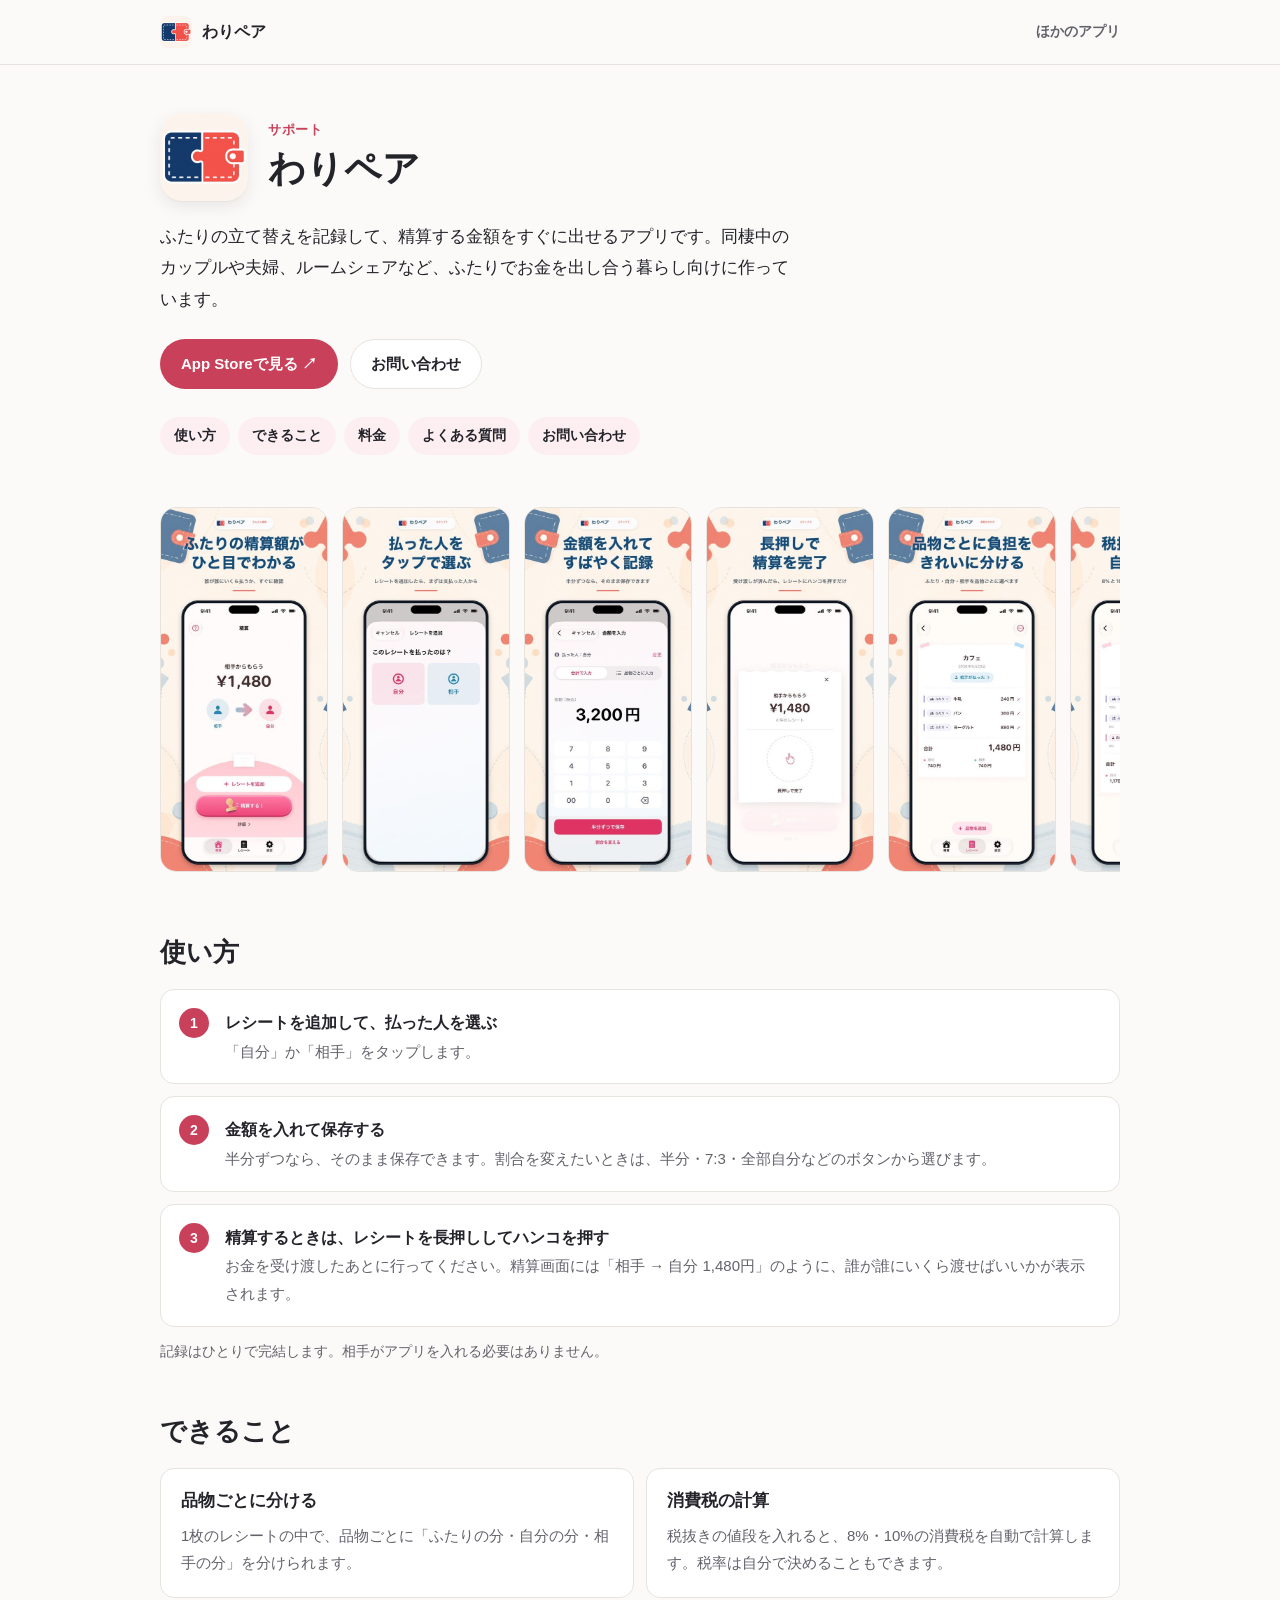
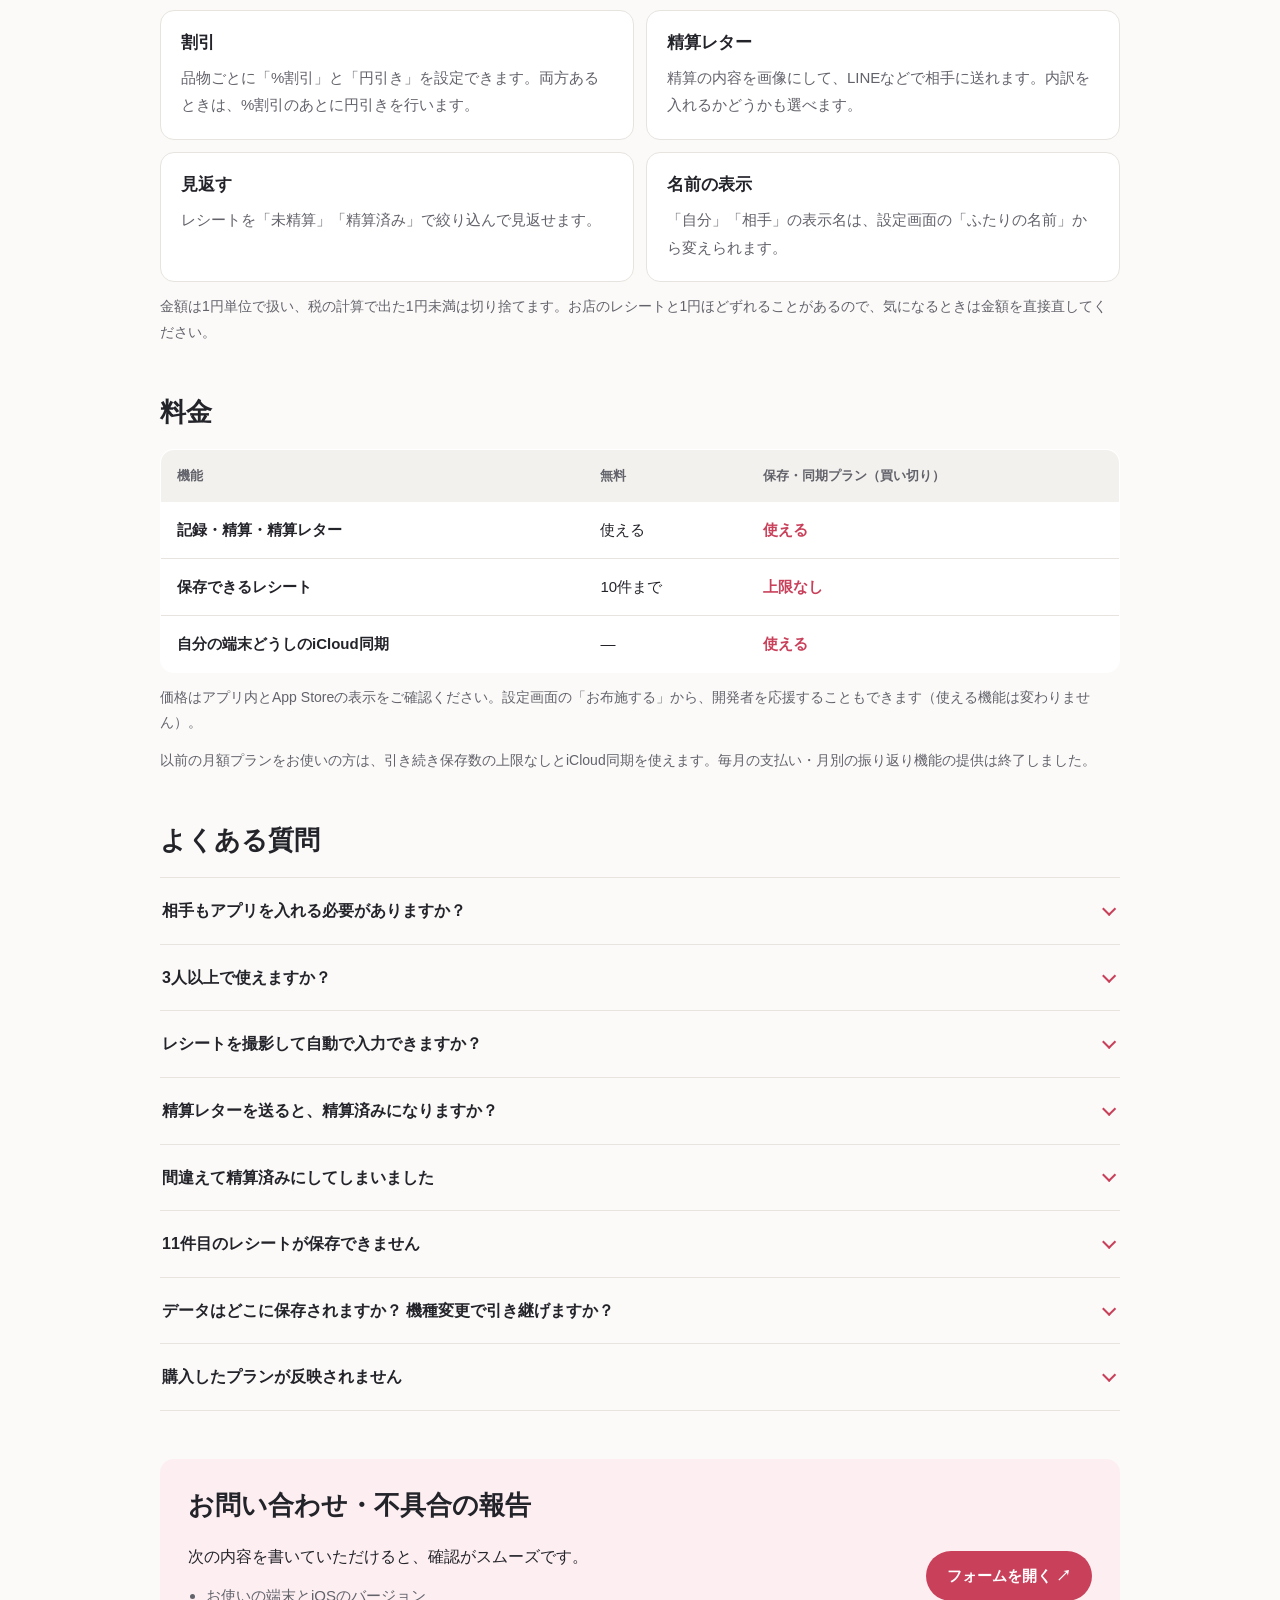
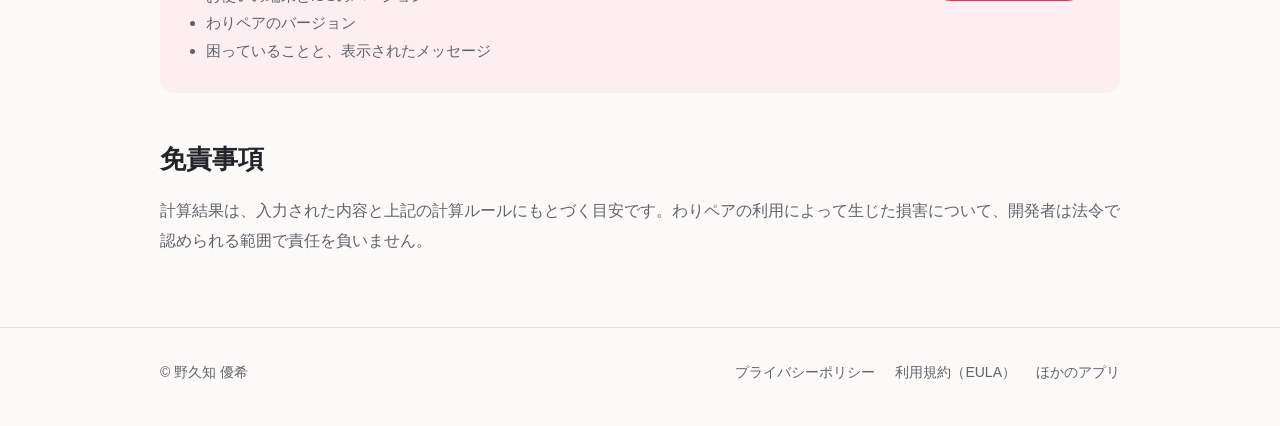
<file: waripair/index.html>
<!DOCTYPE html>
<html lang="ja">
  <head>
    <meta charset="UTF-8" />
    <meta name="viewport" content="width=device-width, initial-scale=1.0" />
    <title>わりペア サポート</title>
    <meta name="description" content="割り勘アプリ「わりペア」の使い方、よくある質問、お問い合わせ先です。" />
    <meta name="theme-color" content="#c9405a" />
    <link rel="icon" href="../assets/img/waripair-favicon.png" />
    <link rel="apple-touch-icon" href="../assets/img/waripair-icon.png" />
    <link rel="stylesheet" href="../assets/site.css" />
  </head>
  <body data-app="waripair">
    <header class="site-header">
      <div class="container header-inner">
        <a class="brand" href="./"><img src="../assets/img/waripair-icon.png" alt="" width="32" height="32" /><span>わりペア</span></a>
        <a class="header-link" href="../">ほかのアプリ</a>
      </div>
    </header>

    <main class="container">
      <section class="app-hero">
        <div class="app-hero-top">
          <img class="app-icon" src="../assets/img/waripair-icon.png" alt="わりペアのアイコン" width="88" height="88" />
          <div>
            <p class="kicker">サポート</p>
            <h1>わりペア</h1>
          </div>
        </div>
        <p class="lead">ふたりの立て替えを記録して、精算する金額をすぐに出せるアプリです。同棲中のカップルや夫婦、ルームシェアなど、ふたりでお金を出し合う暮らし向けに作っています。</p>
        <div class="button-row">
          <a class="button primary" href="https://apps.apple.com/jp/app/id6757074358" target="_blank" rel="noopener noreferrer">App Storeで見る ↗</a>
          <a class="button ghost" href="#contact">お問い合わせ</a>
        </div>
        <ul class="page-nav" aria-label="このページの内容">
          <li><a href="#how-to">使い方</a></li>
          <li><a href="#features">できること</a></li>
          <li><a href="#plan">料金</a></li>
          <li><a href="#faq">よくある質問</a></li>
          <li><a href="#contact">お問い合わせ</a></li>
        </ul>
      </section>

      <div class="gallery" aria-label="アプリの画面">
        <img src="../assets/img/waripair-shot1.jpg" alt="精算画面。相手から自分へ1,480円と表示されている" width="480" height="1043" />
        <img src="../assets/img/waripair-shot2.jpg" alt="レシートを払った人を「自分」「相手」から選ぶ画面" width="480" height="1043" loading="lazy" />
        <img src="../assets/img/waripair-shot3.jpg" alt="金額を入力して保存する画面" width="480" height="1043" loading="lazy" />
        <img src="../assets/img/waripair-shot4.jpg" alt="長押しで精算を完了する画面" width="480" height="1043" loading="lazy" />
        <img src="../assets/img/waripair-shot5.jpg" alt="品物ごとに負担を分ける画面" width="480" height="1043" loading="lazy" />
        <img src="../assets/img/waripair-shot6.jpg" alt="税抜きの値段から税込を計算する画面" width="480" height="1043" loading="lazy" />
        <img src="../assets/img/waripair-shot7.jpg" alt="精算の内容を画像にした精算レター" width="480" height="1043" loading="lazy" />
        <img src="../assets/img/waripair-shot8.jpg" alt="レシートの一覧画面" width="480" height="1043" loading="lazy" />
      </div>

      <section id="how-to" class="section">
        <h2>使い方</h2>
        <ol class="steps">
          <li><strong>レシートを追加して、払った人を選ぶ</strong><p>「自分」か「相手」をタップします。</p></li>
          <li><strong>金額を入れて保存する</strong><p>半分ずつなら、そのまま保存できます。割合を変えたいときは、半分・7:3・全部自分などのボタンから選びます。</p></li>
          <li><strong>精算するときは、レシートを長押ししてハンコを押す</strong><p>お金を受け渡したあとに行ってください。精算画面には「相手 → 自分 1,480円」のように、誰が誰にいくら渡せばいいかが表示されます。</p></li>
        </ol>
        <p class="note">記録はひとりで完結します。相手がアプリを入れる必要はありません。</p>
      </section>

      <section id="features" class="section">
        <h2>できること</h2>
        <div class="feature-grid">
          <div class="card"><h3>品物ごとに分ける</h3><p>1枚のレシートの中で、品物ごとに「ふたりの分・自分の分・相手の分」を分けられます。</p></div>
          <div class="card"><h3>消費税の計算</h3><p>税抜きの値段を入れると、8%・10%の消費税を自動で計算します。税率は自分で決めることもできます。</p></div>
          <div class="card"><h3>割引</h3><p>品物ごとに「%割引」と「円引き」を設定できます。両方あるときは、%割引のあとに円引きを行います。</p></div>
          <div class="card"><h3>精算レター</h3><p>精算の内容を画像にして、LINEなどで相手に送れます。内訳を入れるかどうかも選べます。</p></div>
          <div class="card"><h3>見返す</h3><p>レシートを「未精算」「精算済み」で絞り込んで見返せます。</p></div>
          <div class="card"><h3>名前の表示</h3><p>「自分」「相手」の表示名は、設定画面の「ふたりの名前」から変えられます。</p></div>
        </div>
        <p class="note">金額は1円単位で扱い、税の計算で出た1円未満は切り捨てます。お店のレシートと1円ほどずれることがあるので、気になるときは金額を直接直してください。</p>
      </section>

      <section id="plan" class="section">
        <h2>料金</h2>
        <div class="table-wrap">
          <table class="plan-table">
            <thead><tr><th scope="col">機能</th><th scope="col">無料</th><th scope="col">保存・同期プラン（買い切り）</th></tr></thead>
            <tbody>
              <tr><th scope="row">記録・精算・精算レター</th><td>使える</td><td class="yes">使える</td></tr>
              <tr><th scope="row">保存できるレシート</th><td>10件まで</td><td class="yes">上限なし</td></tr>
              <tr><th scope="row">自分の端末どうしのiCloud同期</th><td>—</td><td class="yes">使える</td></tr>
            </tbody>
          </table>
        </div>
        <p class="note">価格はアプリ内とApp Storeの表示をご確認ください。設定画面の「お布施する」から、開発者を応援することもできます（使える機能は変わりません）。</p>
        <p class="note">以前の月額プランをお使いの方は、引き続き保存数の上限なしとiCloud同期を使えます。毎月の支払い・月別の振り返り機能の提供は終了しました。</p>
      </section>

      <section id="faq" class="section">
        <h2>よくある質問</h2>
        <div class="faq">
          <details>
            <summary>相手もアプリを入れる必要がありますか？</summary>
            <div class="answer"><p>いいえ。記録はひとりで完結します。相手には、精算レターの画像をLINEなどで送れます。</p></div>
          </details>
          <details>
            <summary>3人以上で使えますか？</summary>
            <div class="answer"><p>使えません。わりペアはふたり専用です。迷わず操作できることを優先しています。</p></div>
          </details>
          <details>
            <summary>レシートを撮影して自動で入力できますか？</summary>
            <div class="answer"><p>できません。金額は手で入力します。</p></div>
          </details>
          <details>
            <summary>精算レターを送ると、精算済みになりますか？</summary>
            <div class="answer"><p>なりません。お金を受け渡したあとに、レシートを長押しして精算してください。</p></div>
          </details>
          <details>
            <summary>間違えて精算済みにしてしまいました</summary>
            <div class="answer"><p>精算の履歴から「この精算を取り消す」を選ぶと、残っているレシートが未精算に戻ります。アプリの中の記録が戻るだけで、送金の取り消しは行いません。</p></div>
          </details>
          <details>
            <summary>11件目のレシートが保存できません</summary>
            <div class="answer"><p>無料ではレシートを10件まで保存できます。保存・同期プランを購入すると上限がなくなります。</p></div>
          </details>
          <details>
            <summary>データはどこに保存されますか？ 機種変更で引き継げますか？</summary>
            <div class="answer">
              <p>記録は端末の中に保存されます。保存・同期プランでiCloud同期を使っている場合は、同じApple IDでサインインした新しい端末に引き継げます。</p>
              <p>iCloud同期を使っていない場合、機種変更時の引き継ぎは保証できません。</p>
            </div>
          </details>
          <details>
            <summary>購入したプランが反映されません</summary>
            <div class="answer"><p>設定画面の「プランとiCloud同期」を開き、「購入を復元」をお試しください。購入したときと同じApple IDでApp Storeにサインインしているかもご確認ください。</p></div>
          </details>
        </div>
      </section>

      <section id="contact" class="section">
        <h2 class="sr-only">お問い合わせ</h2>
        <div class="contact-card">
          <div>
            <h3 class="section-title">お問い合わせ・不具合の報告</h3>
            <p>次の内容を書いていただけると、確認がスムーズです。</p>
            <ul>
              <li>お使いの端末とiOSのバージョン</li>
              <li>わりペアのバージョン</li>
              <li>困っていることと、表示されたメッセージ</li>
            </ul>
          </div>
          <a class="button primary" href="https://forms.gle/j5QYRNnvVJytAtkW8" target="_blank" rel="noopener noreferrer">フォームを開く ↗</a>
        </div>
      </section>

      <section class="section">
        <h2>免責事項</h2>
        <p class="muted">計算結果は、入力された内容と上記の計算ルールにもとづく目安です。わりペアの利用によって生じた損害について、開発者は法令で認められる範囲で責任を負いません。</p>
      </section>
    </main>

    <footer class="site-footer">
      <div class="container footer-inner">
        <p>© 野久知 優希</p>
        <nav class="footer-links" aria-label="規約とポリシー">
          <a href="privacy.html">プライバシーポリシー</a>
          <a href="https://www.apple.com/legal/internet-services/itunes/dev/stdeula/" target="_blank" rel="noopener noreferrer">利用規約（EULA）</a>
          <a href="../">ほかのアプリ</a>
        </nav>
      </div>
    </footer>
  </body>
</html>
</file>
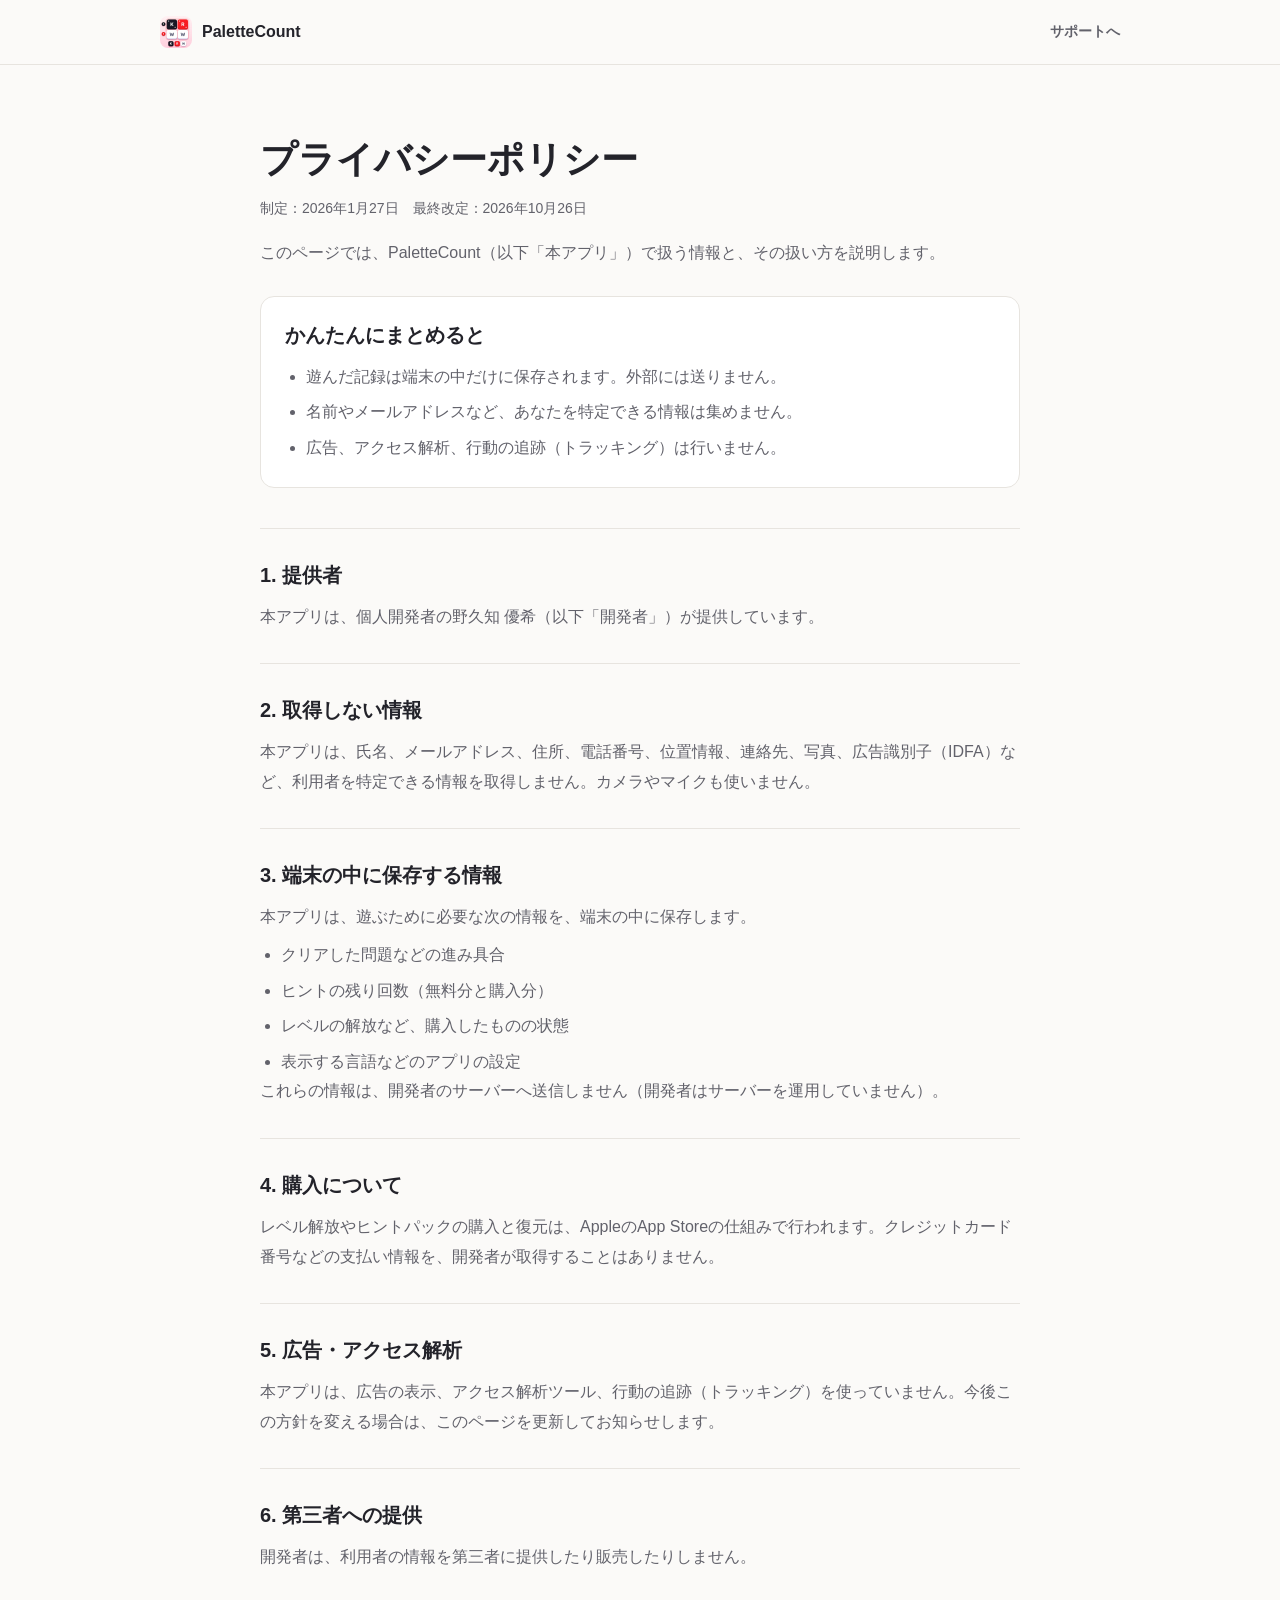
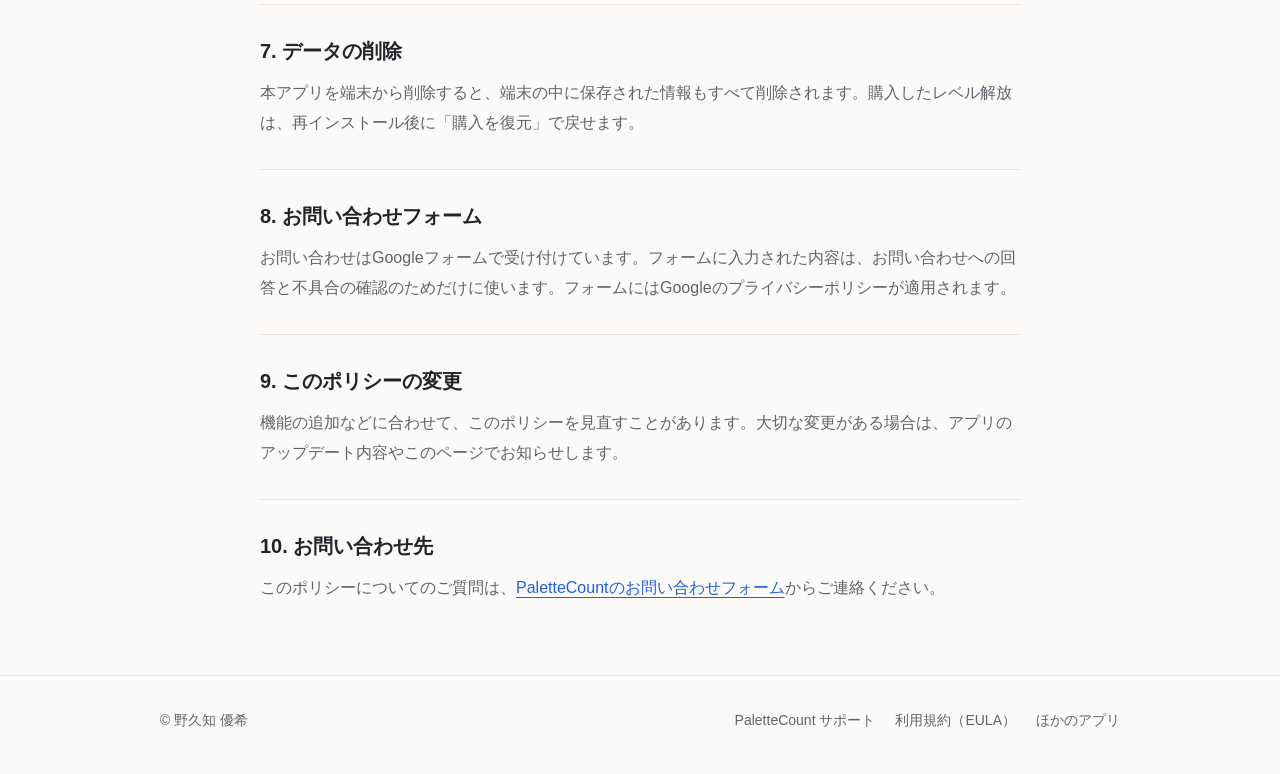
<file: palettecount/privacy.html>
<!DOCTYPE html>
<html lang="ja">
  <head>
    <meta charset="UTF-8" />
    <meta name="viewport" content="width=device-width, initial-scale=1.0" />
    <title>PaletteCount プライバシーポリシー</title>
    <meta name="description" content="カラーロジックパズル「PaletteCount」で扱う情報と、その扱い方についての説明です。" />
    <meta name="theme-color" content="#2160d8" />
    <link rel="icon" href="../assets/img/palettecount-favicon.png" />
    <link rel="stylesheet" href="../assets/site.css" />
  </head>
  <body data-app="palettecount">
    <header class="site-header">
      <div class="container header-inner">
        <a class="brand" href="./"><img src="../assets/img/palettecount-icon.png" alt="" width="32" height="32" /><span>PaletteCount</span></a>
        <a class="header-link" href="./">サポートへ</a>
      </div>
    </header>

    <main class="container policy">
      <header class="policy-hero">
        <h1>プライバシーポリシー</h1>
        <p class="dates">制定：2026年1月27日　最終改定：2026年10月26日</p>
        <p class="muted intro">このページでは、PaletteCount（以下「本アプリ」）で扱う情報と、その扱い方を説明します。</p>
        <div class="card policy-summary">
          <h2>かんたんにまとめると</h2>
          <ul>
            <li>遊んだ記録は端末の中だけに保存されます。外部には送りません。</li>
            <li>名前やメールアドレスなど、あなたを特定できる情報は集めません。</li>
            <li>広告、アクセス解析、行動の追跡（トラッキング）は行いません。</li>
          </ul>
        </div>
      </header>

      <section>
        <h2>1. 提供者</h2>
        <p>本アプリは、個人開発者の野久知 優希（以下「開発者」）が提供しています。</p>
      </section>

      <section>
        <h2>2. 取得しない情報</h2>
        <p>本アプリは、氏名、メールアドレス、住所、電話番号、位置情報、連絡先、写真、広告識別子（IDFA）など、利用者を特定できる情報を取得しません。カメラやマイクも使いません。</p>
      </section>

      <section>
        <h2>3. 端末の中に保存する情報</h2>
        <p>本アプリは、遊ぶために必要な次の情報を、端末の中に保存します。</p>
        <ul>
          <li>クリアした問題などの進み具合</li>
          <li>ヒントの残り回数（無料分と購入分）</li>
          <li>レベルの解放など、購入したものの状態</li>
          <li>表示する言語などのアプリの設定</li>
        </ul>
        <p>これらの情報は、開発者のサーバーへ送信しません（開発者はサーバーを運用していません）。</p>
      </section>

      <section>
        <h2>4. 購入について</h2>
        <p>レベル解放やヒントパックの購入と復元は、AppleのApp Storeの仕組みで行われます。クレジットカード番号などの支払い情報を、開発者が取得することはありません。</p>
      </section>

      <section>
        <h2>5. 広告・アクセス解析</h2>
        <p>本アプリは、広告の表示、アクセス解析ツール、行動の追跡（トラッキング）を使っていません。今後この方針を変える場合は、このページを更新してお知らせします。</p>
      </section>

      <section>
        <h2>6. 第三者への提供</h2>
        <p>開発者は、利用者の情報を第三者に提供したり販売したりしません。</p>
      </section>

      <section>
        <h2>7. データの削除</h2>
        <p>本アプリを端末から削除すると、端末の中に保存された情報もすべて削除されます。購入したレベル解放は、再インストール後に「購入を復元」で戻せます。</p>
      </section>

      <section>
        <h2>8. お問い合わせフォーム</h2>
        <p>お問い合わせはGoogleフォームで受け付けています。フォームに入力された内容は、お問い合わせへの回答と不具合の確認のためだけに使います。フォームにはGoogleのプライバシーポリシーが適用されます。</p>
      </section>

      <section>
        <h2>9. このポリシーの変更</h2>
        <p>機能の追加などに合わせて、このポリシーを見直すことがあります。大切な変更がある場合は、アプリのアップデート内容やこのページでお知らせします。</p>
      </section>

      <section>
        <h2>10. お問い合わせ先</h2>
        <p>このポリシーについてのご質問は、<a href="https://forms.gle/LyKHq4c7uy61fU118" target="_blank" rel="noopener noreferrer">PaletteCountのお問い合わせフォーム</a>からご連絡ください。</p>
      </section>
    </main>

    <footer class="site-footer">
      <div class="container footer-inner">
        <p>© 野久知 優希</p>
        <nav class="footer-links" aria-label="関連リンク">
          <a href="./">PaletteCount サポート</a>
          <a href="https://www.apple.com/legal/internet-services/itunes/dev/stdeula/" target="_blank" rel="noopener noreferrer">利用規約（EULA）</a>
          <a href="../">ほかのアプリ</a>
        </nav>
      </div>
    </footer>
  </body>
</html>
</file>
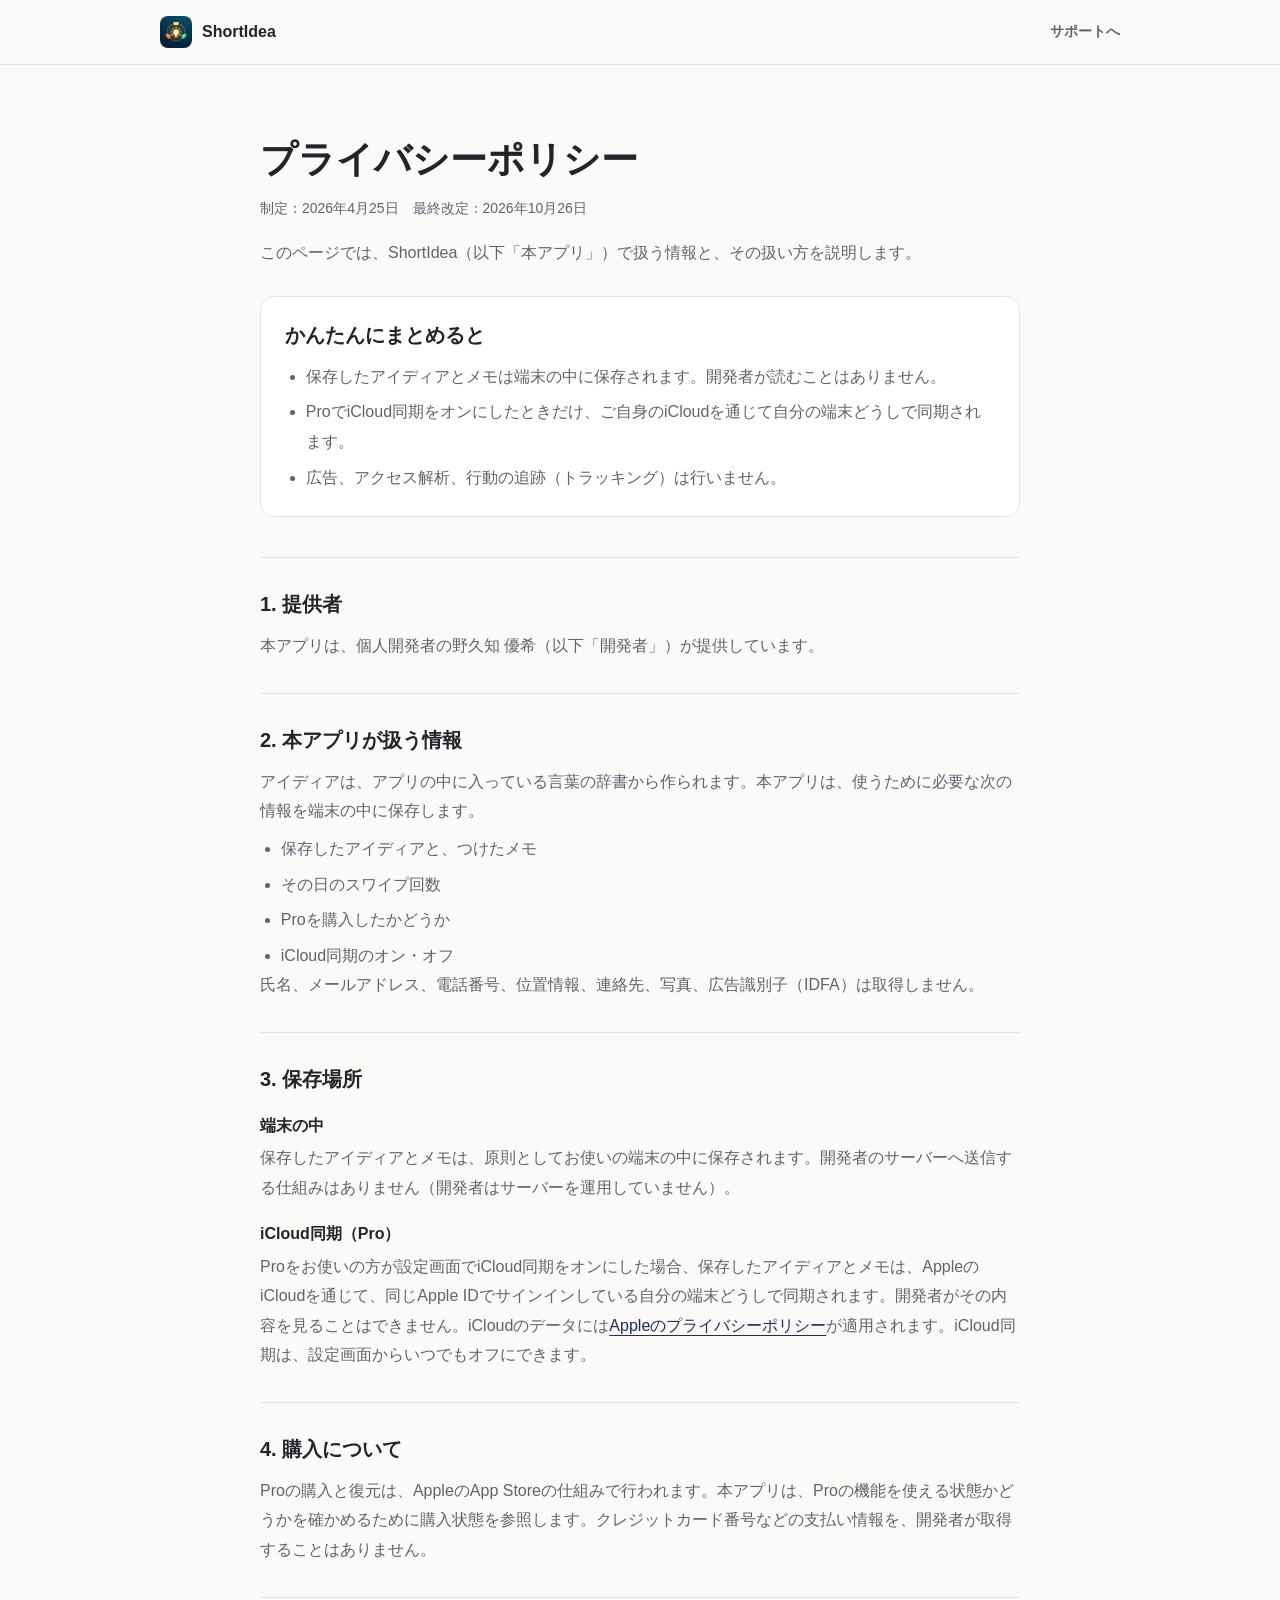
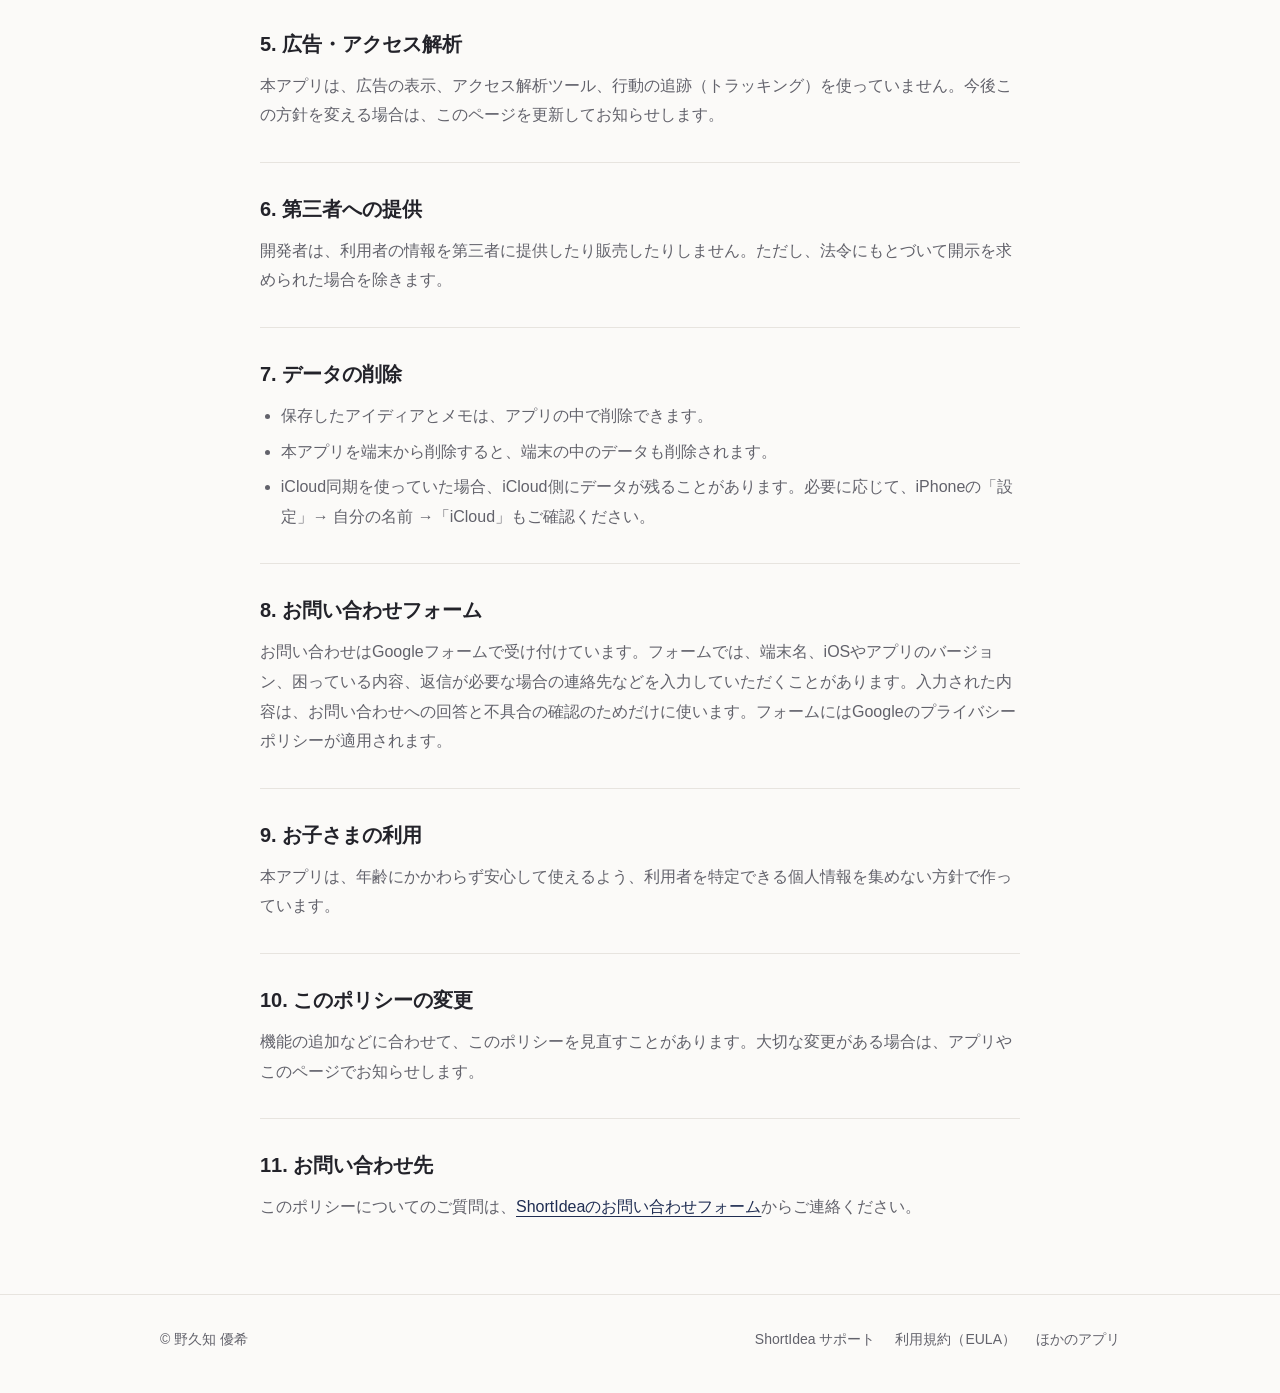
<file: shortidea/privacy.html>
<!DOCTYPE html>
<html lang="ja">
  <head>
    <meta charset="UTF-8" />
    <meta name="viewport" content="width=device-width, initial-scale=1.0" />
    <title>ShortIdea プライバシーポリシー</title>
    <meta name="description" content="発想アプリ「ShortIdea」で扱う情報と、その扱い方についての説明です。" />
    <meta name="theme-color" content="#1f2d52" />
    <link rel="icon" href="../assets/img/shortidea-favicon.png" />
    <link rel="stylesheet" href="../assets/site.css" />
  </head>
  <body data-app="shortidea">
    <header class="site-header">
      <div class="container header-inner">
        <a class="brand" href="./"><img src="../assets/img/shortidea-icon.png" alt="" width="32" height="32" /><span>ShortIdea</span></a>
        <a class="header-link" href="./">サポートへ</a>
      </div>
    </header>

    <main class="container policy">
      <header class="policy-hero">
        <h1>プライバシーポリシー</h1>
        <p class="dates">制定：2026年4月25日　最終改定：2026年10月26日</p>
        <p class="muted intro">このページでは、ShortIdea（以下「本アプリ」）で扱う情報と、その扱い方を説明します。</p>
        <div class="card policy-summary">
          <h2>かんたんにまとめると</h2>
          <ul>
            <li>保存したアイディアとメモは端末の中に保存されます。開発者が読むことはありません。</li>
            <li>ProでiCloud同期をオンにしたときだけ、ご自身のiCloudを通じて自分の端末どうしで同期されます。</li>
            <li>広告、アクセス解析、行動の追跡（トラッキング）は行いません。</li>
          </ul>
        </div>
      </header>

      <section>
        <h2>1. 提供者</h2>
        <p>本アプリは、個人開発者の野久知 優希（以下「開発者」）が提供しています。</p>
      </section>

      <section>
        <h2>2. 本アプリが扱う情報</h2>
        <p>アイディアは、アプリの中に入っている言葉の辞書から作られます。本アプリは、使うために必要な次の情報を端末の中に保存します。</p>
        <ul>
          <li>保存したアイディアと、つけたメモ</li>
          <li>その日のスワイプ回数</li>
          <li>Proを購入したかどうか</li>
          <li>iCloud同期のオン・オフ</li>
        </ul>
        <p>氏名、メールアドレス、電話番号、位置情報、連絡先、写真、広告識別子（IDFA）は取得しません。</p>
      </section>

      <section>
        <h2>3. 保存場所</h2>
        <h3>端末の中</h3>
        <p>保存したアイディアとメモは、原則としてお使いの端末の中に保存されます。開発者のサーバーへ送信する仕組みはありません（開発者はサーバーを運用していません）。</p>
        <h3>iCloud同期（Pro）</h3>
        <p>Proをお使いの方が設定画面でiCloud同期をオンにした場合、保存したアイディアとメモは、AppleのiCloudを通じて、同じApple IDでサインインしている自分の端末どうしで同期されます。開発者がその内容を見ることはできません。iCloudのデータには<a href="https://www.apple.com/jp/legal/privacy/" target="_blank" rel="noopener noreferrer">Appleのプライバシーポリシー</a>が適用されます。iCloud同期は、設定画面からいつでもオフにできます。</p>
      </section>

      <section>
        <h2>4. 購入について</h2>
        <p>Proの購入と復元は、AppleのApp Storeの仕組みで行われます。本アプリは、Proの機能を使える状態かどうかを確かめるために購入状態を参照します。クレジットカード番号などの支払い情報を、開発者が取得することはありません。</p>
      </section>

      <section>
        <h2>5. 広告・アクセス解析</h2>
        <p>本アプリは、広告の表示、アクセス解析ツール、行動の追跡（トラッキング）を使っていません。今後この方針を変える場合は、このページを更新してお知らせします。</p>
      </section>

      <section>
        <h2>6. 第三者への提供</h2>
        <p>開発者は、利用者の情報を第三者に提供したり販売したりしません。ただし、法令にもとづいて開示を求められた場合を除きます。</p>
      </section>

      <section>
        <h2>7. データの削除</h2>
        <ul>
          <li>保存したアイディアとメモは、アプリの中で削除できます。</li>
          <li>本アプリを端末から削除すると、端末の中のデータも削除されます。</li>
          <li>iCloud同期を使っていた場合、iCloud側にデータが残ることがあります。必要に応じて、iPhoneの「設定」→ 自分の名前 →「iCloud」もご確認ください。</li>
        </ul>
      </section>

      <section>
        <h2>8. お問い合わせフォーム</h2>
        <p>お問い合わせはGoogleフォームで受け付けています。フォームでは、端末名、iOSやアプリのバージョン、困っている内容、返信が必要な場合の連絡先などを入力していただくことがあります。入力された内容は、お問い合わせへの回答と不具合の確認のためだけに使います。フォームにはGoogleのプライバシーポリシーが適用されます。</p>
      </section>

      <section>
        <h2>9. お子さまの利用</h2>
        <p>本アプリは、年齢にかかわらず安心して使えるよう、利用者を特定できる個人情報を集めない方針で作っています。</p>
      </section>

      <section>
        <h2>10. このポリシーの変更</h2>
        <p>機能の追加などに合わせて、このポリシーを見直すことがあります。大切な変更がある場合は、アプリやこのページでお知らせします。</p>
      </section>

      <section>
        <h2>11. お問い合わせ先</h2>
        <p>このポリシーについてのご質問は、<a href="https://forms.gle/4wYoUXfcrgvuvR8g8" target="_blank" rel="noopener noreferrer">ShortIdeaのお問い合わせフォーム</a>からご連絡ください。</p>
      </section>
    </main>

    <footer class="site-footer">
      <div class="container footer-inner">
        <p>© 野久知 優希</p>
        <nav class="footer-links" aria-label="関連リンク">
          <a href="./">ShortIdea サポート</a>
          <a href="https://www.apple.com/legal/internet-services/itunes/dev/stdeula/" target="_blank" rel="noopener noreferrer">利用規約（EULA）</a>
          <a href="../">ほかのアプリ</a>
        </nav>
      </div>
    </footer>
  </body>
</html>
</file>
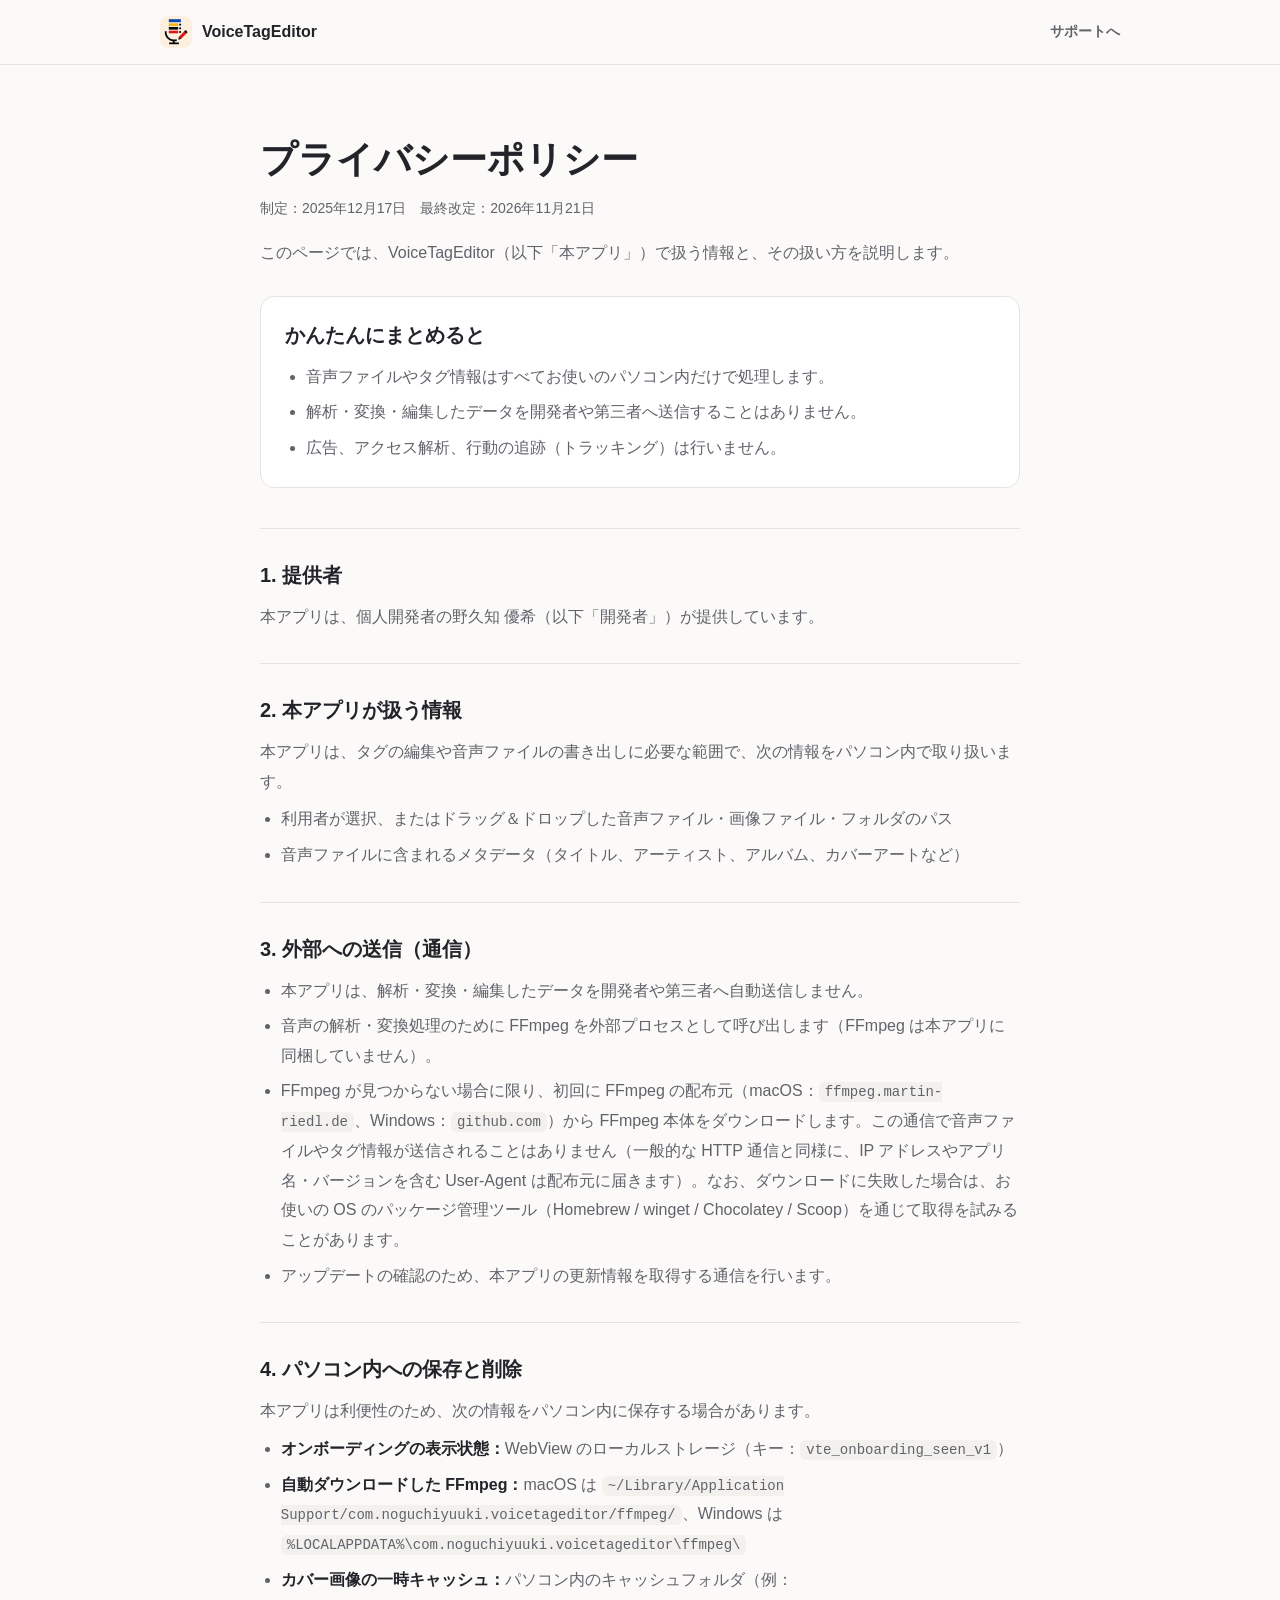
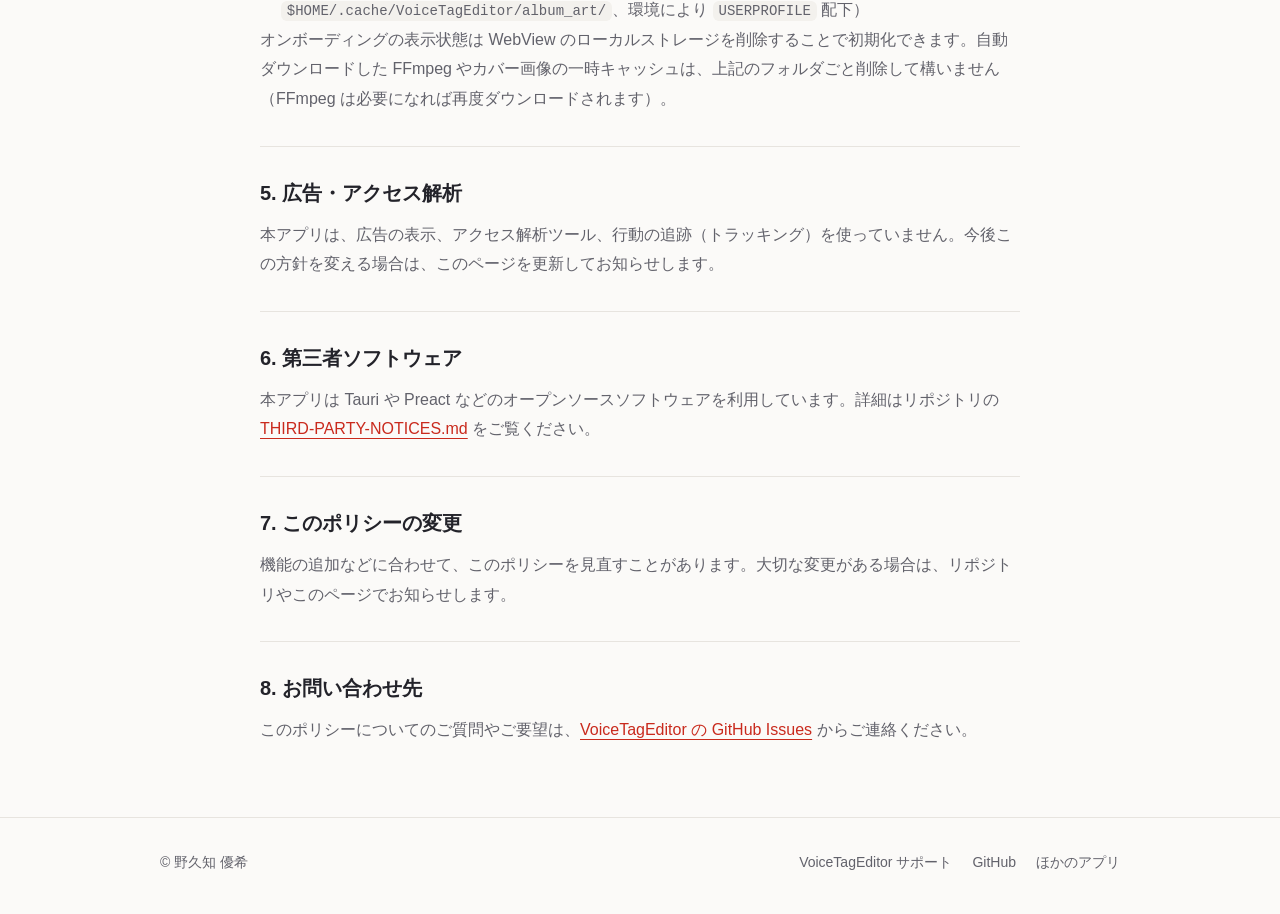
<file: voicetageditor/privacy.html>
<!DOCTYPE html>
<html lang="ja">
  <head>
    <meta charset="UTF-8" />
    <meta name="viewport" content="width=device-width, initial-scale=1.0" />
    <title>VoiceTagEditor プライバシーポリシー</title>
    <meta name="description" content="デスクトップアプリ「VoiceTagEditor」で扱う情報と、その扱い方についての説明です。" />
    <meta name="theme-color" content="#c92a1d" />
    <link rel="icon" href="../assets/img/voicetageditor-favicon.png" />
    <link rel="stylesheet" href="../assets/site.css" />
  </head>
  <body data-app="voicetageditor">
    <header class="site-header">
      <div class="container header-inner">
        <a class="brand" href="./"><img src="../assets/img/voicetageditor-icon.png" alt="" width="32" height="32" /><span>VoiceTagEditor</span></a>
        <a class="header-link" href="./">サポートへ</a>
      </div>
    </header>

    <main class="container policy">
      <header class="policy-hero">
        <h1>プライバシーポリシー</h1>
        <p class="dates">制定：2025年12月17日　最終改定：2026年11月21日</p>
        <p class="muted intro">このページでは、VoiceTagEditor（以下「本アプリ」）で扱う情報と、その扱い方を説明します。</p>
        <div class="card policy-summary">
          <h2>かんたんにまとめると</h2>
          <ul>
            <li>音声ファイルやタグ情報はすべてお使いのパソコン内だけで処理します。</li>
            <li>解析・変換・編集したデータを開発者や第三者へ送信することはありません。</li>
            <li>広告、アクセス解析、行動の追跡（トラッキング）は行いません。</li>
          </ul>
        </div>
      </header>

      <section>
        <h2>1. 提供者</h2>
        <p>本アプリは、個人開発者の野久知 優希（以下「開発者」）が提供しています。</p>
      </section>

      <section>
        <h2>2. 本アプリが扱う情報</h2>
        <p>本アプリは、タグの編集や音声ファイルの書き出しに必要な範囲で、次の情報をパソコン内で取り扱います。</p>
        <ul>
          <li>利用者が選択、またはドラッグ＆ドロップした音声ファイル・画像ファイル・フォルダのパス</li>
          <li>音声ファイルに含まれるメタデータ（タイトル、アーティスト、アルバム、カバーアートなど）</li>
        </ul>
      </section>

      <section>
        <h2>3. 外部への送信（通信）</h2>
        <ul>
          <li>本アプリは、解析・変換・編集したデータを開発者や第三者へ自動送信しません。</li>
          <li>音声の解析・変換処理のために FFmpeg を外部プロセスとして呼び出します（FFmpeg は本アプリに同梱していません）。</li>
          <li>FFmpeg が見つからない場合に限り、初回に FFmpeg の配布元（macOS：<code class="code-inline">ffmpeg.martin-riedl.de</code>、Windows：<code class="code-inline">github.com</code>）から FFmpeg 本体をダウンロードします。この通信で音声ファイルやタグ情報が送信されることはありません（一般的な HTTP 通信と同様に、IP アドレスやアプリ名・バージョンを含む User-Agent は配布元に届きます）。なお、ダウンロードに失敗した場合は、お使いの OS のパッケージ管理ツール（Homebrew / winget / Chocolatey / Scoop）を通じて取得を試みることがあります。</li>
          <li>アップデートの確認のため、本アプリの更新情報を取得する通信を行います。</li>
        </ul>
      </section>

      <section>
        <h2>4. パソコン内への保存と削除</h2>
        <p>本アプリは利便性のため、次の情報をパソコン内に保存する場合があります。</p>
        <ul>
          <li><strong>オンボーディングの表示状態：</strong>WebView のローカルストレージ（キー：<code class="code-inline">vte_onboarding_seen_v1</code>）</li>
          <li><strong>自動ダウンロードした FFmpeg：</strong>macOS は <code class="code-inline">~/Library/Application Support/com.noguchiyuuki.voicetageditor/ffmpeg/</code>、Windows は <code class="code-inline">%LOCALAPPDATA%\com.noguchiyuuki.voicetageditor\ffmpeg\</code></li>
          <li><strong>カバー画像の一時キャッシュ：</strong>パソコン内のキャッシュフォルダ（例：<code class="code-inline">$HOME/.cache/VoiceTagEditor/album_art/</code>、環境により <code class="code-inline">USERPROFILE</code> 配下）</li>
        </ul>
        <p>オンボーディングの表示状態は WebView のローカルストレージを削除することで初期化できます。自動ダウンロードした FFmpeg やカバー画像の一時キャッシュは、上記のフォルダごと削除して構いません（FFmpeg は必要になれば再度ダウンロードされます）。</p>
      </section>

      <section>
        <h2>5. 広告・アクセス解析</h2>
        <p>本アプリは、広告の表示、アクセス解析ツール、行動の追跡（トラッキング）を使っていません。今後この方針を変える場合は、このページを更新してお知らせします。</p>
      </section>

      <section>
        <h2>6. 第三者ソフトウェア</h2>
        <p>本アプリは Tauri や Preact などのオープンソースソフトウェアを利用しています。詳細はリポジトリの <a href="https://github.com/coder-yuuki/VoiceTagEditor/blob/main/THIRD-PARTY-NOTICES.md" target="_blank" rel="noopener noreferrer">THIRD-PARTY-NOTICES.md</a> をご覧ください。</p>
      </section>

      <section>
        <h2>7. このポリシーの変更</h2>
        <p>機能の追加などに合わせて、このポリシーを見直すことがあります。大切な変更がある場合は、リポジトリやこのページでお知らせします。</p>
      </section>

      <section>
        <h2>8. お問い合わせ先</h2>
        <p>このポリシーについてのご質問やご要望は、<a href="https://github.com/coder-yuuki/VoiceTagEditor/issues" target="_blank" rel="noopener noreferrer">VoiceTagEditor の GitHub Issues</a> からご連絡ください。</p>
      </section>
    </main>

    <footer class="site-footer">
      <div class="container footer-inner">
        <p>© 野久知 優希</p>
        <nav class="footer-links" aria-label="関連リンク">
          <a href="./">VoiceTagEditor サポート</a>
          <a href="https://github.com/coder-yuuki/VoiceTagEditor" target="_blank" rel="noopener noreferrer">GitHub</a>
          <a href="../">ほかのアプリ</a>
        </nav>
      </div>
    </footer>
  </body>
</html>
</file>
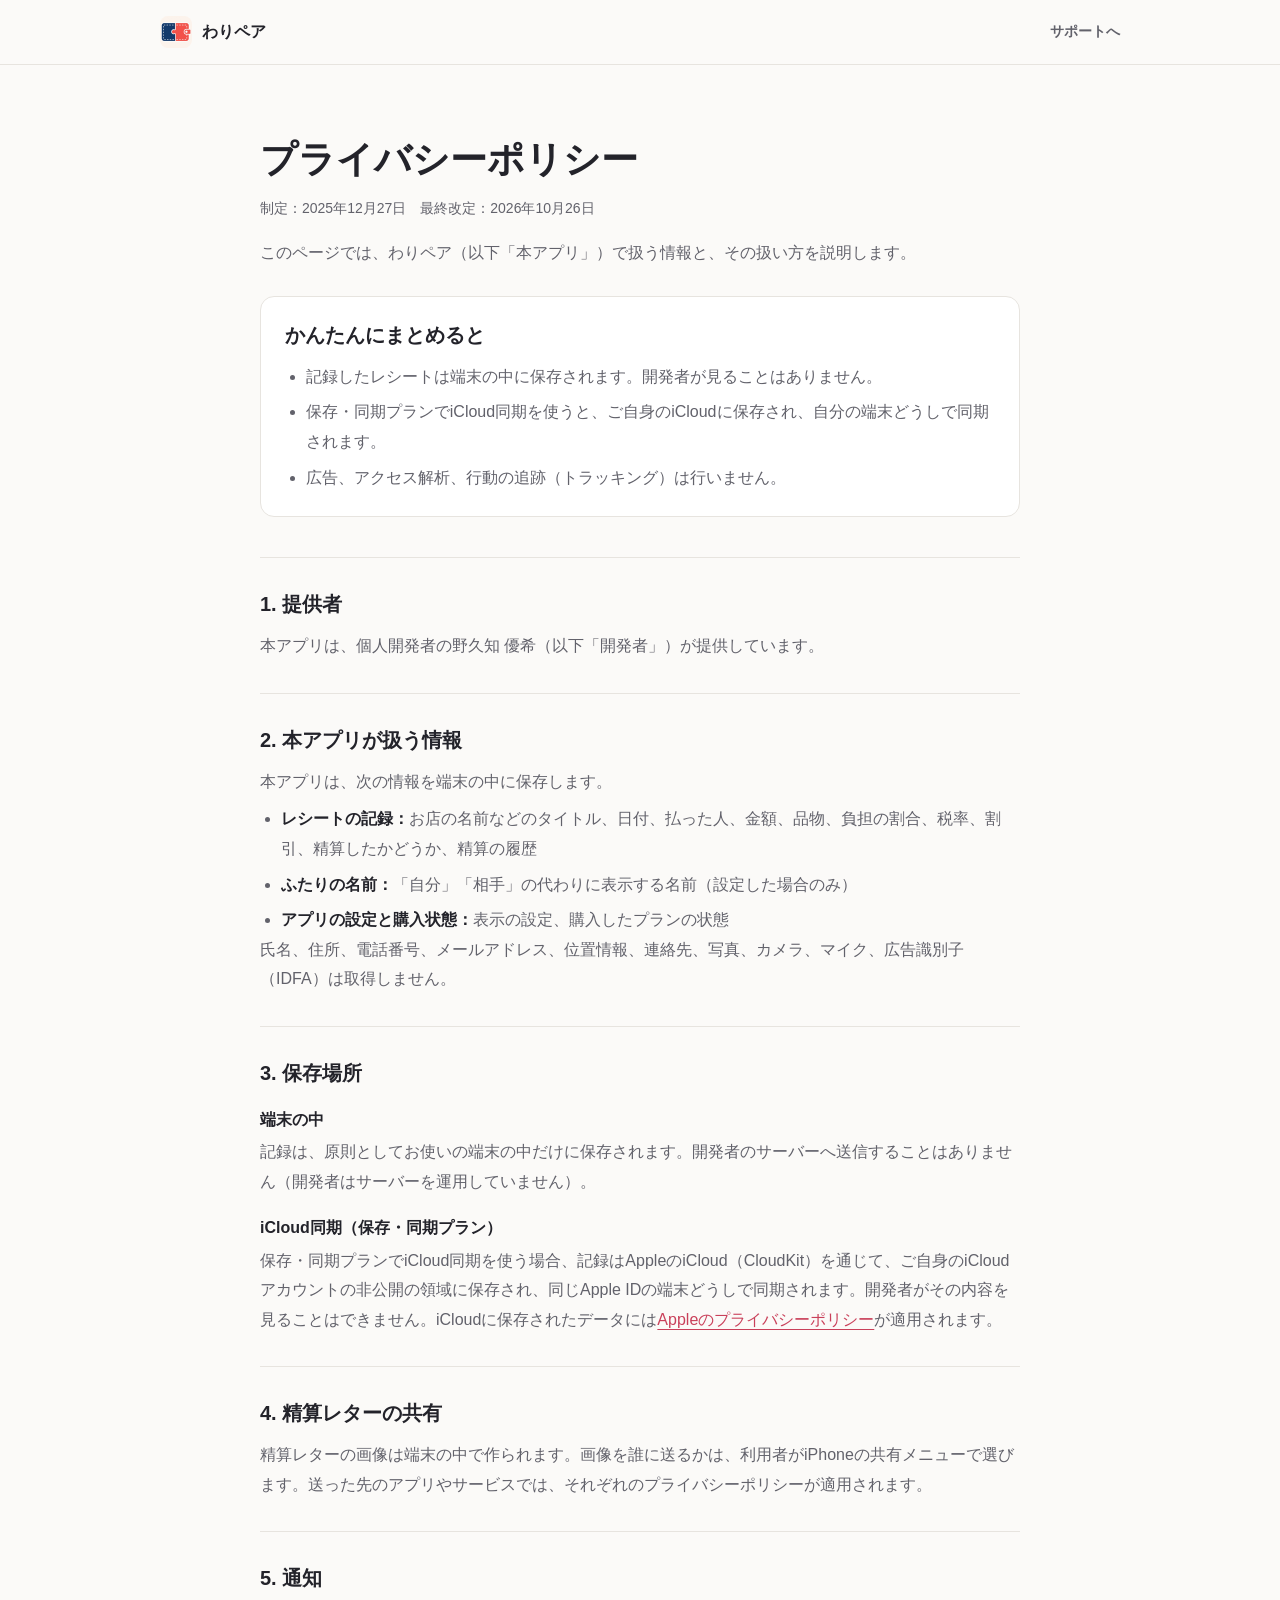
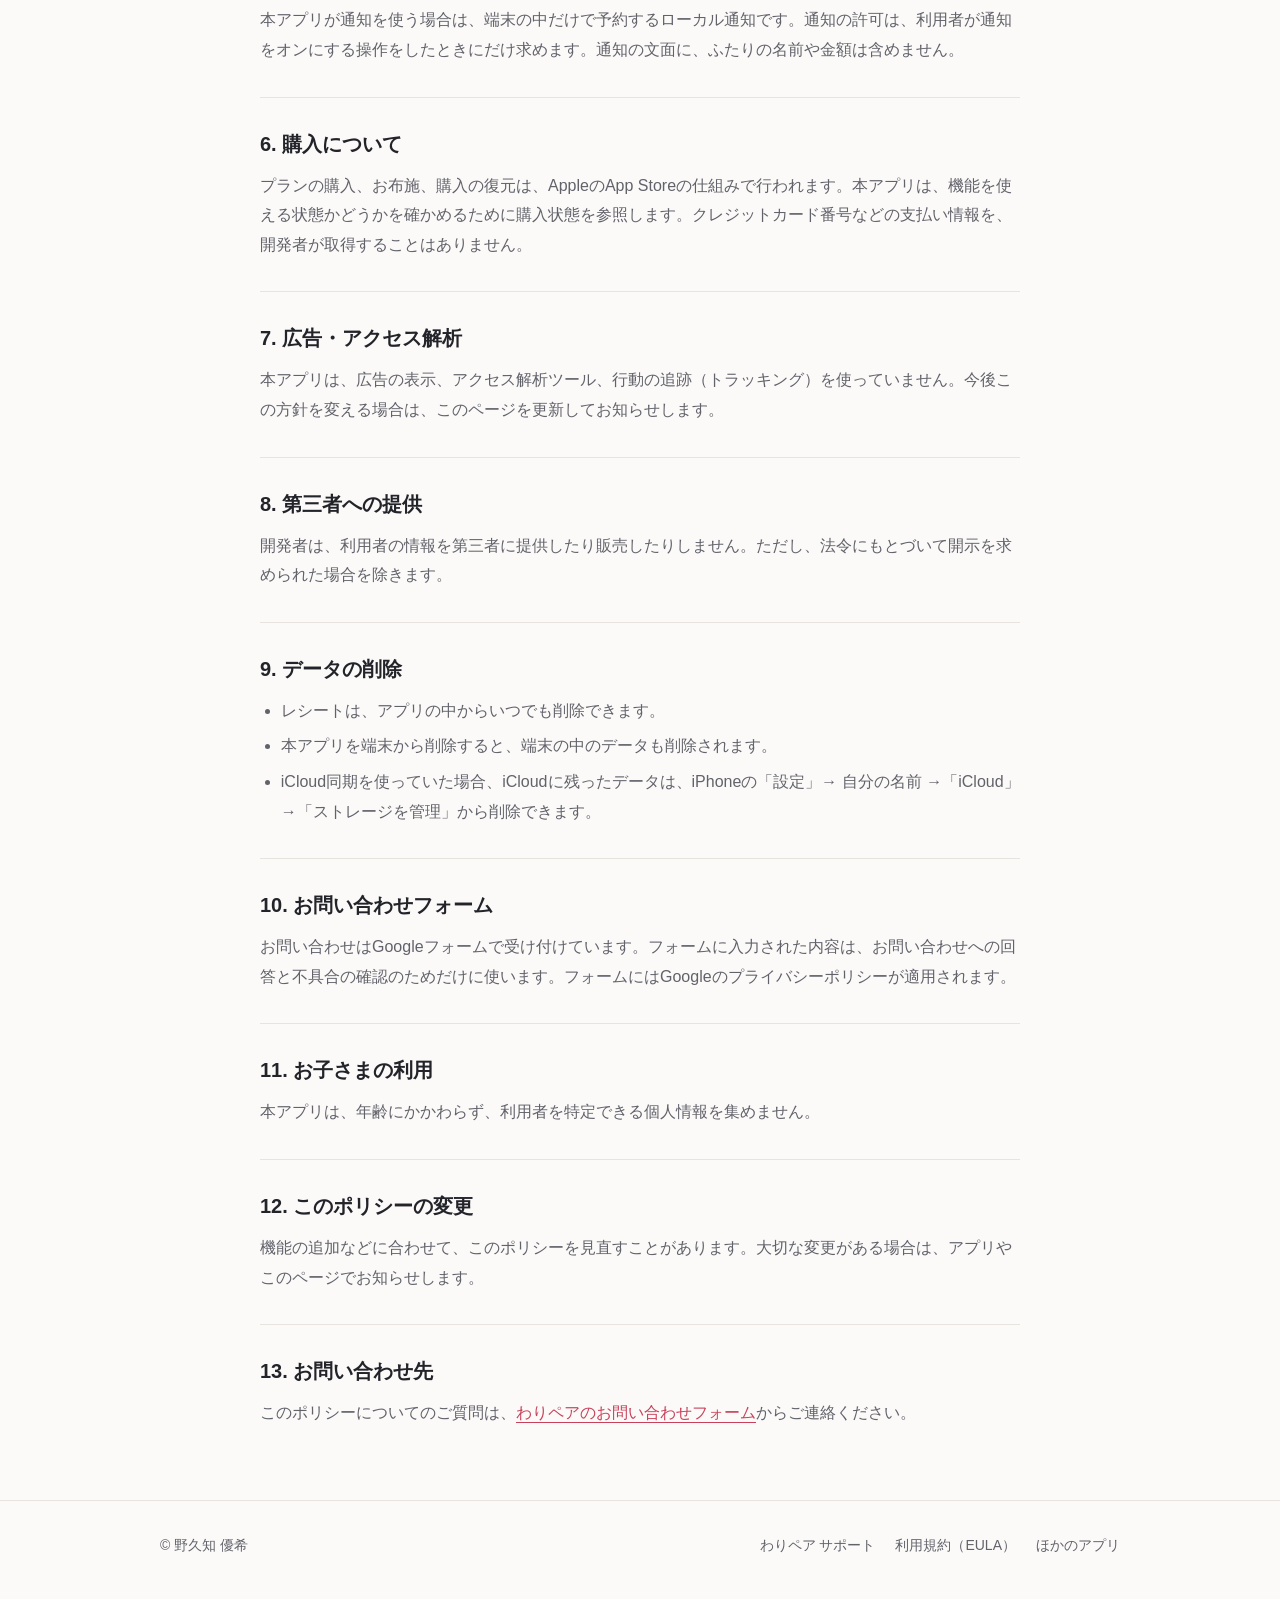
<file: waripair/privacy.html>
<!DOCTYPE html>
<html lang="ja">
  <head>
    <meta charset="UTF-8" />
    <meta name="viewport" content="width=device-width, initial-scale=1.0" />
    <title>わりペア プライバシーポリシー</title>
    <meta name="description" content="割り勘アプリ「わりペア」で扱う情報と、その扱い方についての説明です。" />
    <meta name="theme-color" content="#c9405a" />
    <link rel="icon" href="../assets/img/waripair-favicon.png" />
    <link rel="stylesheet" href="../assets/site.css" />
  </head>
  <body data-app="waripair">
    <header class="site-header">
      <div class="container header-inner">
        <a class="brand" href="./"><img src="../assets/img/waripair-icon.png" alt="" width="32" height="32" /><span>わりペア</span></a>
        <a class="header-link" href="./">サポートへ</a>
      </div>
    </header>

    <main class="container policy">
      <header class="policy-hero">
        <h1>プライバシーポリシー</h1>
        <p class="dates">制定：2025年12月27日　最終改定：2026年10月26日</p>
        <p class="muted intro">このページでは、わりペア（以下「本アプリ」）で扱う情報と、その扱い方を説明します。</p>
        <div class="card policy-summary">
          <h2>かんたんにまとめると</h2>
          <ul>
            <li>記録したレシートは端末の中に保存されます。開発者が見ることはありません。</li>
            <li>保存・同期プランでiCloud同期を使うと、ご自身のiCloudに保存され、自分の端末どうしで同期されます。</li>
            <li>広告、アクセス解析、行動の追跡（トラッキング）は行いません。</li>
          </ul>
        </div>
      </header>

      <section>
        <h2>1. 提供者</h2>
        <p>本アプリは、個人開発者の野久知 優希（以下「開発者」）が提供しています。</p>
      </section>

      <section>
        <h2>2. 本アプリが扱う情報</h2>
        <p>本アプリは、次の情報を端末の中に保存します。</p>
        <ul>
          <li><strong>レシートの記録：</strong>お店の名前などのタイトル、日付、払った人、金額、品物、負担の割合、税率、割引、精算したかどうか、精算の履歴</li>
          <li><strong>ふたりの名前：</strong>「自分」「相手」の代わりに表示する名前（設定した場合のみ）</li>
          <li><strong>アプリの設定と購入状態：</strong>表示の設定、購入したプランの状態</li>
        </ul>
        <p>氏名、住所、電話番号、メールアドレス、位置情報、連絡先、写真、カメラ、マイク、広告識別子（IDFA）は取得しません。</p>
      </section>

      <section>
        <h2>3. 保存場所</h2>
        <h3>端末の中</h3>
        <p>記録は、原則としてお使いの端末の中だけに保存されます。開発者のサーバーへ送信することはありません（開発者はサーバーを運用していません）。</p>
        <h3>iCloud同期（保存・同期プラン）</h3>
        <p>保存・同期プランでiCloud同期を使う場合、記録はAppleのiCloud（CloudKit）を通じて、ご自身のiCloudアカウントの非公開の領域に保存され、同じApple IDの端末どうしで同期されます。開発者がその内容を見ることはできません。iCloudに保存されたデータには<a href="https://www.apple.com/jp/legal/privacy/" target="_blank" rel="noopener noreferrer">Appleのプライバシーポリシー</a>が適用されます。</p>
      </section>

      <section>
        <h2>4. 精算レターの共有</h2>
        <p>精算レターの画像は端末の中で作られます。画像を誰に送るかは、利用者がiPhoneの共有メニューで選びます。送った先のアプリやサービスでは、それぞれのプライバシーポリシーが適用されます。</p>
      </section>

      <section>
        <h2>5. 通知</h2>
        <p>本アプリが通知を使う場合は、端末の中だけで予約するローカル通知です。通知の許可は、利用者が通知をオンにする操作をしたときにだけ求めます。通知の文面に、ふたりの名前や金額は含めません。</p>
      </section>

      <section>
        <h2>6. 購入について</h2>
        <p>プランの購入、お布施、購入の復元は、AppleのApp Storeの仕組みで行われます。本アプリは、機能を使える状態かどうかを確かめるために購入状態を参照します。クレジットカード番号などの支払い情報を、開発者が取得することはありません。</p>
      </section>

      <section>
        <h2>7. 広告・アクセス解析</h2>
        <p>本アプリは、広告の表示、アクセス解析ツール、行動の追跡（トラッキング）を使っていません。今後この方針を変える場合は、このページを更新してお知らせします。</p>
      </section>

      <section>
        <h2>8. 第三者への提供</h2>
        <p>開発者は、利用者の情報を第三者に提供したり販売したりしません。ただし、法令にもとづいて開示を求められた場合を除きます。</p>
      </section>

      <section>
        <h2>9. データの削除</h2>
        <ul>
          <li>レシートは、アプリの中からいつでも削除できます。</li>
          <li>本アプリを端末から削除すると、端末の中のデータも削除されます。</li>
          <li>iCloud同期を使っていた場合、iCloudに残ったデータは、iPhoneの「設定」→ 自分の名前 →「iCloud」→「ストレージを管理」から削除できます。</li>
        </ul>
      </section>

      <section>
        <h2>10. お問い合わせフォーム</h2>
        <p>お問い合わせはGoogleフォームで受け付けています。フォームに入力された内容は、お問い合わせへの回答と不具合の確認のためだけに使います。フォームにはGoogleのプライバシーポリシーが適用されます。</p>
      </section>

      <section>
        <h2>11. お子さまの利用</h2>
        <p>本アプリは、年齢にかかわらず、利用者を特定できる個人情報を集めません。</p>
      </section>

      <section>
        <h2>12. このポリシーの変更</h2>
        <p>機能の追加などに合わせて、このポリシーを見直すことがあります。大切な変更がある場合は、アプリやこのページでお知らせします。</p>
      </section>

      <section>
        <h2>13. お問い合わせ先</h2>
        <p>このポリシーについてのご質問は、<a href="https://forms.gle/j5QYRNnvVJytAtkW8" target="_blank" rel="noopener noreferrer">わりペアのお問い合わせフォーム</a>からご連絡ください。</p>
      </section>
    </main>

    <footer class="site-footer">
      <div class="container footer-inner">
        <p>© 野久知 優希</p>
        <nav class="footer-links" aria-label="関連リンク">
          <a href="./">わりペア サポート</a>
          <a href="https://www.apple.com/legal/internet-services/itunes/dev/stdeula/" target="_blank" rel="noopener noreferrer">利用規約（EULA）</a>
          <a href="../">ほかのアプリ</a>
        </nav>
      </div>
    </footer>
  </body>
</html>
</file>
<file: assets/site.css>
/* 共通スタイル。アプリごとの色は body の data-app で切り替える */
:root {
  --bg: #fbfaf8;
  --surface: #ffffff;
  --ink: #23232a;
  --muted: #62626b;
  --line: #e7e4df;
  --soft: #f3f1ed;
  --accent: #33333b;
  --accent-ink: #ffffff;
  --accent-soft: #efeeec;
  --radius: 14px;
  --container: min(960px, calc(100% - 48px));
  color-scheme: light;
}
body[data-app="waripair"] { --accent: #c9405a; --accent-soft: #fdeff1; }
body[data-app="shortidea"] { --accent: #1f2d52; --accent-soft: #fbf3dc; --accent-mark: #d9a521; }
body[data-app="palettecount"] { --accent: #2160d8; --accent-soft: #eef3fe; --accent-mark: #f08a1c; }
body[data-app="voicetageditor"] { --accent: #c92a1d; --accent-soft: #fdf1ee; --accent-mark: #0b4fb5; }

@media (prefers-color-scheme: dark) {
  :root:not([data-theme="light"]) {
    --bg: #17171b;
    --surface: #202026;
    --ink: #ececf0;
    --muted: #a7a7b1;
    --line: #34343c;
    --soft: #26262d;
    --accent: #e4e4ea;
    --accent-ink: #17171b;
    --accent-soft: #2a2a31;
    color-scheme: dark;
  }
  :root:not([data-theme="light"]) body[data-app="waripair"] { --accent: #f07c90; --accent-ink: #2a0d13; --accent-soft: #3a2228; }
  :root:not([data-theme="light"]) body[data-app="shortidea"] { --accent: #f0c24e; --accent-ink: #1a1505; --accent-soft: #332c19; }
  :root:not([data-theme="light"]) body[data-app="palettecount"] { --accent: #7aa7ff; --accent-ink: #0a1630; --accent-soft: #1f2a42; }
  :root:not([data-theme="light"]) body[data-app="voicetageditor"] { --accent: #f57669; --accent-ink: #290c09; --accent-soft: #3a211f; }
}

* { box-sizing: border-box; }
html { scroll-behavior: smooth; -webkit-text-size-adjust: 100%; }
body {
  margin: 0;
  background: var(--bg);
  color: var(--ink);
  font-family: -apple-system, BlinkMacSystemFont, "Hiragino Sans", "Hiragino Kaku Gothic ProN", "Yu Gothic", Meiryo, sans-serif;
  font-size: 16px;
  line-height: 1.85;
  overflow-wrap: anywhere;
}
img { display: block; max-width: 100%; height: auto; }
a { color: inherit; text-underline-offset: 4px; }
a:focus-visible, summary:focus-visible, button:focus-visible { outline: 3px solid var(--accent); outline-offset: 4px; border-radius: 4px; }
h1, h2, h3, p, figure { margin: 0; }
h1, h2, h3 { line-height: 1.45; overflow-wrap: normal; word-break: auto-phrase; }
.container { width: var(--container); margin-inline: auto; }
[id] { scroll-margin-top: 88px; }
.sr-only { position: absolute; width: 1px; height: 1px; overflow: hidden; clip: rect(0 0 0 0); white-space: nowrap; }

/* ヘッダーとフッター */
.site-header { position: sticky; top: 0; z-index: 20; background: color-mix(in srgb, var(--bg) 92%, transparent); backdrop-filter: blur(10px); border-bottom: 1px solid var(--line); }
.header-inner { min-height: 64px; display: flex; align-items: center; justify-content: space-between; gap: 16px; }
.brand { display: inline-flex; align-items: center; gap: 10px; font-weight: 700; text-decoration: none; white-space: nowrap; }
.brand img { width: 32px; height: 32px; border-radius: 8px; }
.header-link { font-size: .875rem; font-weight: 600; color: var(--muted); text-decoration: none; white-space: nowrap; }
.header-link:hover { color: var(--ink); text-decoration: underline; }
.site-footer { margin-top: 72px; padding: 32px 0 40px; border-top: 1px solid var(--line); color: var(--muted); font-size: .875rem; }
.footer-inner { display: flex; flex-wrap: wrap; align-items: center; justify-content: space-between; gap: 12px 24px; }
.footer-links { display: flex; flex-wrap: wrap; gap: 8px 20px; }
.footer-links a { text-decoration: none; }
.footer-links a:hover { color: var(--ink); text-decoration: underline; }

/* ボタン */
.button { display: inline-flex; align-items: center; justify-content: center; gap: 8px; min-height: 48px; padding: 10px 20px; border-radius: 999px; font-size: .9375rem; font-weight: 700; text-decoration: none; border: 1.5px solid transparent; }
.button.primary { background: var(--accent); color: var(--accent-ink); }
.button.primary:hover { filter: brightness(1.08); }
.button.ghost { border-color: var(--line); background: var(--surface); }
.button.ghost:hover { border-color: var(--accent); }
.button-row { display: flex; flex-wrap: wrap; gap: 12px; }

/* アプリの見出し */
.app-hero { padding: 48px 0 32px; }
.app-hero-top { display: flex; gap: 20px; align-items: center; }
.app-icon { width: 88px; height: 88px; border-radius: 22px; box-shadow: 0 1px 0 var(--line), 0 6px 18px rgb(0 0 0 / .08); flex-shrink: 0; }
.app-hero .kicker { font-size: .8125rem; font-weight: 700; color: var(--accent); letter-spacing: .04em; }
.app-hero h1 { font-size: clamp(1.7rem, 4vw, 2.3rem); }
.app-hero .lead { margin-top: 20px; font-size: 1.0625rem; max-width: 640px; }
.app-hero .button-row { margin-top: 24px; }
.page-nav { display: flex; flex-wrap: wrap; gap: 8px; margin-top: 28px; padding: 0; list-style: none; }
.page-nav a { display: inline-block; padding: 6px 14px; border-radius: 999px; background: var(--accent-soft); font-size: .875rem; font-weight: 600; text-decoration: none; }
.page-nav a:hover { text-decoration: underline; }

/* 画面の画像 */
.gallery { display: flex; gap: 14px; overflow-x: auto; padding: 4px 0 14px; scroll-snap-type: x proximity; scrollbar-width: thin; }
.gallery img { flex: 0 0 auto; width: 168px; aspect-ratio: 480 / 1043; object-fit: cover; border-radius: 16px; border: 1px solid var(--line); scroll-snap-align: start; background: var(--soft); }
.gallery-note { font-size: .8125rem; color: var(--muted); }

/* 本文のセクション */
.section { padding-top: 48px; }
.section > h2, .section-title { font-size: clamp(1.3rem, 2.6vw, 1.6rem); margin-bottom: 18px; }
.section p + p { margin-top: 12px; }
.muted { color: var(--muted); }
.note { font-size: .875rem; color: var(--muted); margin-top: 12px; }
.card { background: var(--surface); border: 1px solid var(--line); border-radius: var(--radius); padding: 24px; }
.card + .card { margin-top: 16px; }
.card h3 { font-size: 1.0625rem; margin-bottom: 8px; }

.steps { list-style: none; margin: 0; padding: 0; counter-reset: step; display: grid; gap: 12px; }
.steps li { counter-increment: step; position: relative; padding: 18px 20px 18px 64px; background: var(--surface); border: 1px solid var(--line); border-radius: var(--radius); }
.steps li::before { content: counter(step); position: absolute; left: 18px; top: 18px; width: 30px; height: 30px; display: grid; place-items: center; border-radius: 50%; background: var(--accent); color: var(--accent-ink); font-weight: 700; font-size: .875rem; line-height: 1; }
.steps strong { display: block; }
.steps p { color: var(--muted); font-size: .9375rem; }

.feature-grid { display: grid; grid-template-columns: repeat(2, minmax(0, 1fr)); gap: 12px; }
.feature-grid .card { padding: 20px; }
.feature-grid .card + .card { margin-top: 0; }
.feature-grid p { color: var(--muted); font-size: .9375rem; }

.check-list { margin: 0; padding-left: 1.3em; }
.check-list li + li { margin-top: 6px; }

/* 料金の表 */
.plan-table { width: 100%; border-collapse: collapse; background: var(--surface); border: 1px solid var(--line); border-radius: var(--radius); overflow: hidden; font-size: .9375rem; }
.plan-table th, .plan-table td { padding: 14px 16px; border-bottom: 1px solid var(--line); text-align: left; vertical-align: top; }
.plan-table tr:last-child th, .plan-table tr:last-child td { border-bottom: 0; }
.plan-table thead th { background: var(--soft); font-size: .8125rem; color: var(--muted); }
.plan-table td.yes { color: var(--accent); font-weight: 700; }
.table-wrap { overflow-x: auto; }

/* よくある質問 */
.faq { border-top: 1px solid var(--line); }
.faq details { border-bottom: 1px solid var(--line); }
.faq summary { display: flex; justify-content: space-between; align-items: center; gap: 16px; padding: 18px 2px; font-weight: 650; cursor: pointer; list-style: none; }
.faq summary::-webkit-details-marker { display: none; }
.faq summary::after { content: ""; flex: 0 0 8px; height: 8px; margin-right: 6px; border-right: 2px solid var(--accent); border-bottom: 2px solid var(--accent); transform: rotate(45deg) translateY(-3px); transition: transform .15s; }
.faq details[open] summary::after { transform: rotate(225deg) translateY(-3px); }
.faq .answer { padding: 0 2px 20px; color: var(--muted); }
.faq .answer p + p { margin-top: 8px; }

/* お問い合わせ */
.contact-card { display: grid; grid-template-columns: minmax(0, 1fr) auto; gap: 20px 32px; align-items: center; background: var(--accent-soft); border-radius: var(--radius); padding: 28px; }
.contact-card ul { margin: 10px 0 0; padding-left: 1.2em; color: var(--muted); font-size: .9375rem; }

/* プライバシーポリシー */
.policy-hero { padding: 48px 0 8px; }
.policy-hero .app-line { display: flex; align-items: center; gap: 12px; font-weight: 700; text-decoration: none; }
.policy-hero .app-line img { width: 40px; height: 40px; border-radius: 10px; }
.policy-hero h1 { font-size: clamp(1.7rem, 4vw, 2.3rem); margin-top: 20px; }
.policy-hero .dates { margin-top: 10px; font-size: .875rem; color: var(--muted); }
.policy-summary { margin-top: 28px; }
.policy-summary h2 { font-size: 1.0625rem; margin-bottom: 10px; }
.policy-summary ul { margin: 0; padding-left: 1.3em; }
.policy-summary li + li { margin-top: 6px; }
.policy { max-width: 760px; }
.policy section { padding-top: 32px; margin-top: 32px; border-top: 1px solid var(--line); }
.policy h2 { font-size: 1.25rem; margin-bottom: 12px; }
.policy h3 { font-size: 1rem; margin: 20px 0 6px; }
.policy p, .policy li { color: var(--muted); }
.policy ul { margin: 8px 0 0; padding-left: 1.3em; }
.policy li + li { margin-top: 6px; }
.policy strong { color: var(--ink); }
.policy a { color: var(--accent); }

/* 開発者トップ */
.home-hero { padding: 56px 0 16px; }
.home-hero h1 { font-size: clamp(1.8rem, 4.5vw, 2.6rem); }
.home-hero p { margin-top: 14px; color: var(--muted); max-width: 600px; }
.app-list { display: grid; gap: 16px; margin-top: 32px; }
.app-card { display: grid; grid-template-columns: 72px minmax(0, 1fr); gap: 4px 20px; padding: 22px; background: var(--surface); border: 1px solid var(--line); border-radius: 18px; }
.app-card img { width: 72px; height: 72px; border-radius: 18px; grid-row: span 3; border: 1px solid var(--line); }
.app-card h2 { font-size: 1.15rem; }
.app-card p { color: var(--muted); font-size: .9375rem; }
.app-card .links { display: flex; flex-wrap: wrap; gap: 6px 18px; margin-top: 8px; font-size: .875rem; font-weight: 600; }
.app-card .links a { color: var(--ink); }
.app-card .links a:hover { color: var(--muted); }

@media (max-width: 680px) {
  :root { --container: calc(100% - 32px); }
  .app-hero { padding-top: 32px; }
  .app-hero-top { gap: 16px; }
  .app-icon { width: 68px; height: 68px; border-radius: 17px; }
  .gallery img { width: 140px; }
  .feature-grid { grid-template-columns: minmax(0, 1fr); }
  .contact-card { grid-template-columns: minmax(0, 1fr); padding: 22px; }
  .steps li { padding: 16px 16px 16px 58px; }
  .steps li::before { left: 16px; top: 16px; }
  .plan-table th, .plan-table td { padding: 12px; }
  .app-card { grid-template-columns: 56px minmax(0, 1fr); padding: 18px; gap: 4px 14px; }
  .app-card img { width: 56px; height: 56px; border-radius: 14px; }
  .button { width: 100%; }
  .brand span { font-size: .9375rem; }
}
@media (prefers-reduced-motion: reduce) { html { scroll-behavior: auto; } }
.spaced { margin-top: 16px; }
.policy-hero .intro { margin-top: 16px; }

/* デスクトップアプリ向けダウンロード補足とコード */
.button.download { flex-direction: column; gap: 2px; line-height: 1.3; padding: 11px 24px; text-align: center; }
.button-sub { font-size: .75rem; font-weight: 500; opacity: .85; }
.download-meta { margin-top: 12px; display: flex; flex-wrap: wrap; align-items: center; gap: 4px 14px; font-size: .875rem; color: var(--muted); }
.download-meta a { color: var(--ink); font-weight: 600; }
.download-meta a:hover { color: var(--accent); }
.code-inline { font-family: ui-monospace, SFMono-Regular, Menlo, Consolas, monospace; font-size: .875em; background: var(--soft); padding: 2px 6px; border-radius: 6px; }
.code-block { margin: 10px 0 0; padding: 12px 14px; background: var(--soft); border: 1px solid var(--line); border-radius: 10px; font-family: ui-monospace, SFMono-Regular, Menlo, Consolas, monospace; font-size: .8125rem; overflow-x: auto; color: var(--ink); line-height: 1.6; }
</file>
